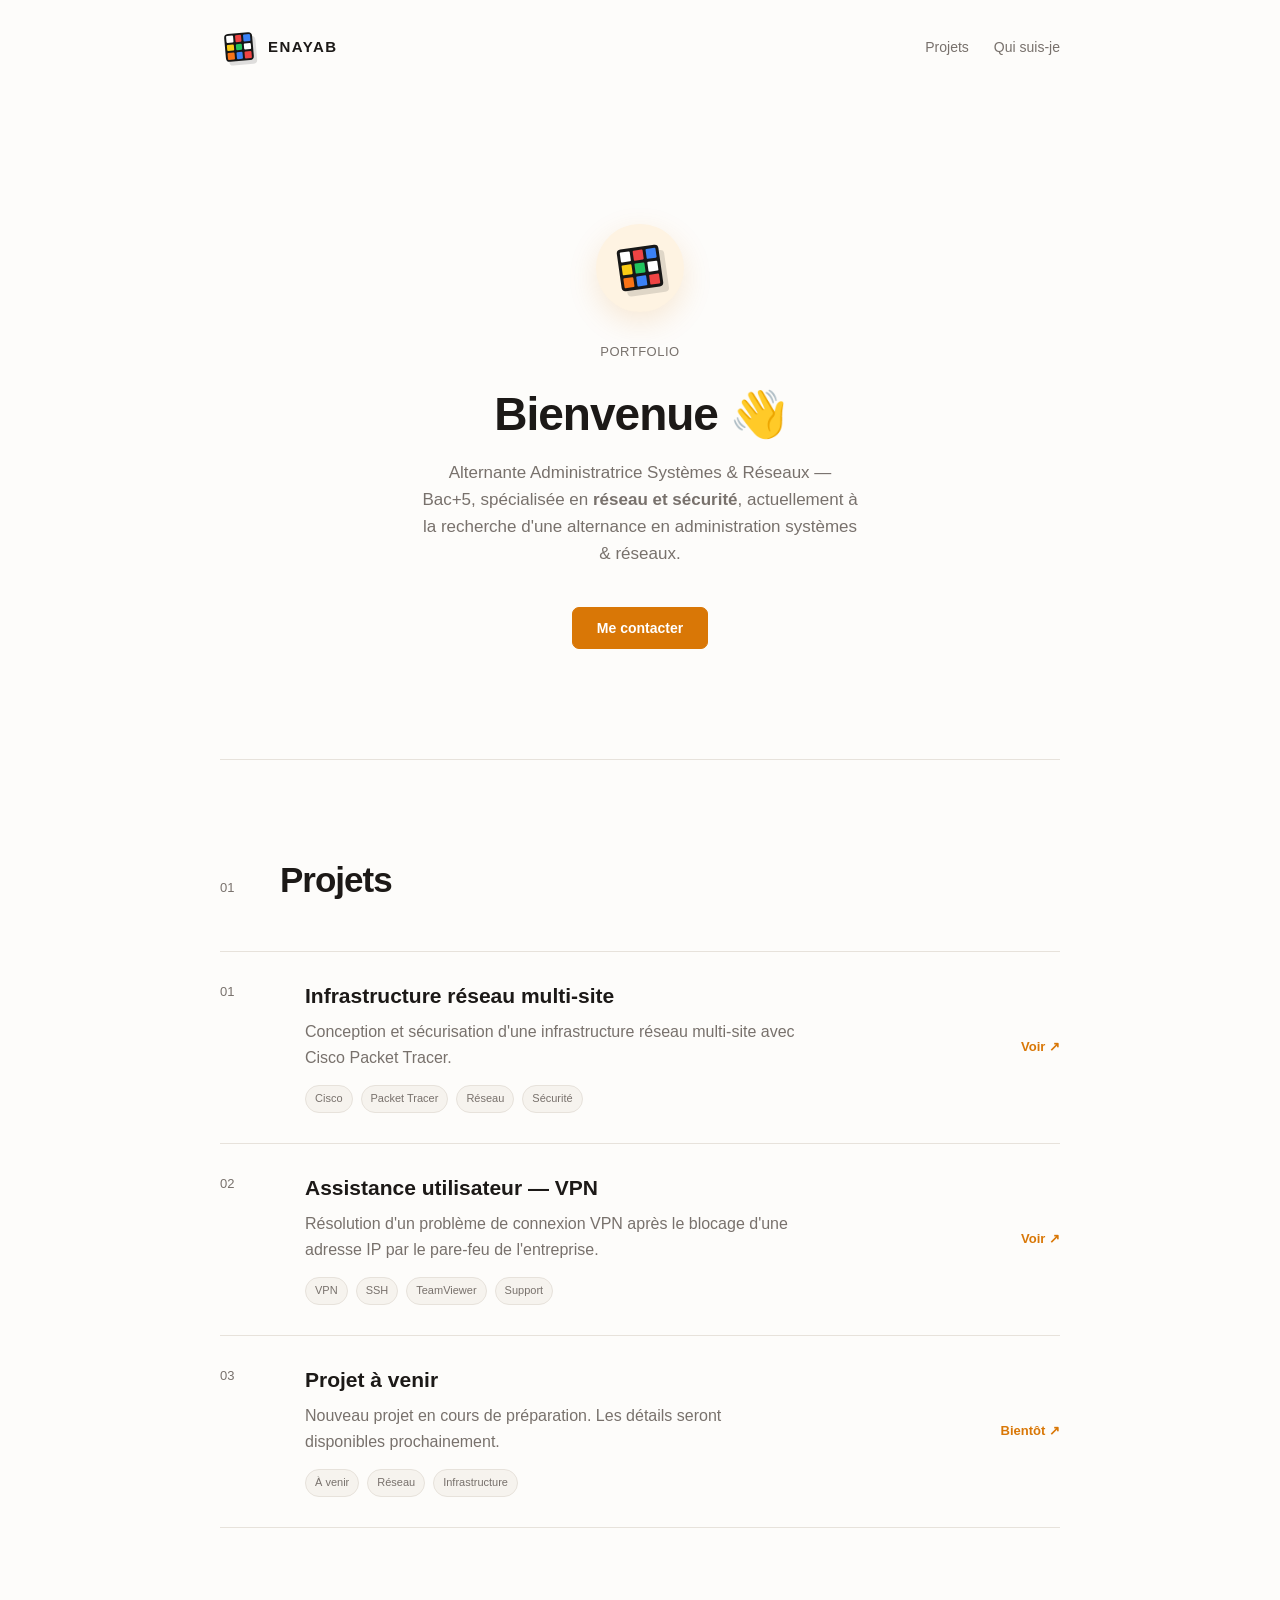
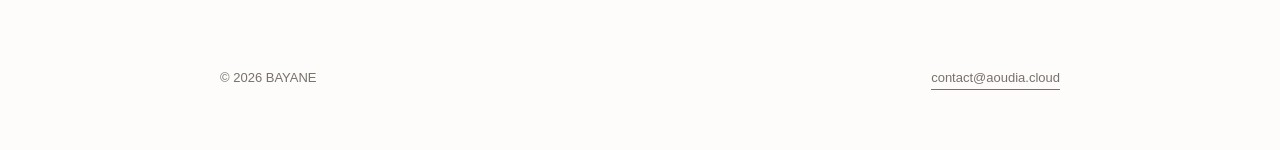
<file: index.html>
<!DOCTYPE html>
<html lang="fr">

<head>
    <meta charset="UTF-8">
    <meta name="viewport" content="width=device-width, initial-scale=1.0">

    <title>BAY — Portfolio</title>

    <meta
        name="description"
        content="Portfolio de BAYANE — Étudiante en informatique spécialisée en réseau, sécurité et infrastructure."
    >

    <link rel="stylesheet" href="style.css">
</head>


<body id="top">


    <!-- =====================================================
         NAVBAR
    ====================================================== -->

    <header class="navbar">

        <a
            href="index.html"
            class="logo-mark"
            aria-label="Accueil"
        >

            <span class="logo-icon">

                <span class="rubiks-cube">

                    <span></span>
                    <span></span>
                    <span></span>

                    <span></span>
                    <span></span>
                    <span></span>

                    <span></span>
                    <span></span>
                    <span></span>

                </span>

            </span>

            <span class="logo-name">
                ENAYAB
            </span>

        </a>


        <nav>

            <a href="#projects">
                Projets
            </a>

            <a href="about.html">
                Qui suis-je
            </a>

        </nav>

    </header>



    <main>


        <!-- =================================================
             HERO
        ================================================== -->

        <section class="hero">

            <div class="hero-avatar">

                <span class="rubiks-cube hero-cube">

                    <span></span>
                    <span></span>
                    <span></span>

                    <span></span>
                    <span></span>
                    <span></span>

                    <span></span>
                    <span></span>
                    <span></span>

                </span>

            </div>


            <p class="eyebrow">
                Portfolio
            </p>


            <h1>
                Bienvenue 👋
            </h1>


            <p class="intro">
                Alternante Administratrice Systèmes & Réseaux — Bac+5, spécialisée en
                <strong>réseau et sécurité</strong>,
                actuellement à la recherche d'une alternance
                en administration systèmes & réseaux.
            </p>


            <!-- CONTACT -->

            <div class="contact-widget">

                <button
                    type="button"
                    id="contactBtn"
                    class="contact-trigger"
                >
                    Me contacter
                </button>


                <div
                    class="contact-card"
                    id="contactCard"
                >

                    <div class="contact-card-bar">

                        <span class="terminal-dot red"></span>
                        <span class="terminal-dot yellow"></span>
                        <span class="terminal-dot green"></span>

                        <span class="contact-card-title">
                            contact.txt
                        </span>

                    </div>


                    <div class="contact-card-body">

                        <span id="contactEmail">
                            bayane_ao@proton.me
                        </span>


                        <button
                            type="button"
                            id="copyBtn"
                            class="copy-btn"
                        >
                            Copier
                        </button>

                    </div>

                </div>

            </div>

        </section>



        <!-- =================================================
             PROJETS
        ================================================== -->

        <section
            id="projects"
            class="section"
        >

            <div class="section-header">

                <p class="section-number">
                    01
                </p>

                <h2>
                    Projets
                </h2>

            </div>


            <div class="project-list">


                <!-- PROJET 01 -->

                <article class="project">

                    <div class="project-number">
                        01
                    </div>


                    <div class="project-content">

                        <h3>
                            Infrastructure réseau multi-site
                        </h3>

                        <p>
                            Conception et sécurisation d'une infrastructure
                            réseau multi-site avec Cisco Packet Tracer.
                        </p>


                        <div class="tags">

                            <span>Cisco</span>
                            <span>Packet Tracer</span>
                            <span>Réseau</span>
                            <span>Sécurité</span>

                        </div>

                    </div>


                    <a
                        href="project-network.html"
                        class="project-link"
                    >
                        Voir ↗
                    </a>

                </article>



                <!-- PROJET 02 -->

                <article class="project">

                    <div class="project-number">
                        02
                    </div>


                    <div class="project-content">

                        <h3>
                            Assistance utilisateur — VPN
                        </h3>

                        <p>
                            Résolution d'un problème de connexion VPN
                            après le blocage d'une adresse IP par le
                            pare-feu de l'entreprise.
                        </p>


                        <div class="tags">

                            <span>VPN</span>
                            <span>SSH</span>
                            <span>TeamViewer</span>
                            <span>Support</span>

                        </div>

                    </div>


                    <a
                        href="project-vpn.html"
                        class="project-link"
                    >
                        Voir ↗
                    </a>

                </article>



                <!-- PROJET 03 -->

                <article class="project">

                    <div class="project-number">
                        03
                    </div>


                    <div class="project-content">

                        <h3>
                            Projet à venir
                        </h3>


                        <p>
                            Nouveau projet en cours de préparation.
                            Les détails seront disponibles prochainement.
                        </p>


                        <div class="tags">

                            <span>À venir</span>
                            <span>Réseau</span>
                            <span>Infrastructure</span>

                        </div>

                    </div>


                    <span class="project-link">
                        Bientôt ↗
                    </span>

                </article>


            </div>

        </section>

    </main>



    <!-- =====================================================
         FOOTER
    ====================================================== -->

    <footer>

        <p>
            © 2026 BAYANE
        </p>


        <a href="mailto:contact@aoudia.cloud">
            contact@aoudia.cloud
        </a>

    </footer>



    <!-- =====================================================
         CONTACT SCRIPT
    ====================================================== -->

    <script>

        (function () {

            const btn =
                document.getElementById("contactBtn");

            const card =
                document.getElementById("contactCard");

            const copyBtn =
                document.getElementById("copyBtn");

            const email =
                document
                    .getElementById("contactEmail")
                    .textContent
                    .trim();


            /* Ouvrir / fermer */

            btn.addEventListener("click", function (event) {

                event.stopPropagation();

                card.classList.toggle("open");

            });


            /* Copier */

            copyBtn.addEventListener("click", function () {

                navigator.clipboard
                    .writeText(email)
                    .then(function () {

                        copyBtn.textContent = "Copié ✓";

                        setTimeout(function () {

                            copyBtn.textContent = "Copier";

                        }, 2000);

                    })
                    .catch(function () {

                        copyBtn.textContent = "Erreur";

                        setTimeout(function () {

                            copyBtn.textContent = "Copier";

                        }, 2000);

                    });

            });


            /* Fermer en cliquant ailleurs */

            document.addEventListener("click", function (event) {

                if (
                    !card.contains(event.target) &&
                    !btn.contains(event.target)
                ) {

                    card.classList.remove("open");

                }

            });

        })();

    </script>

</body>

</html>
</file>
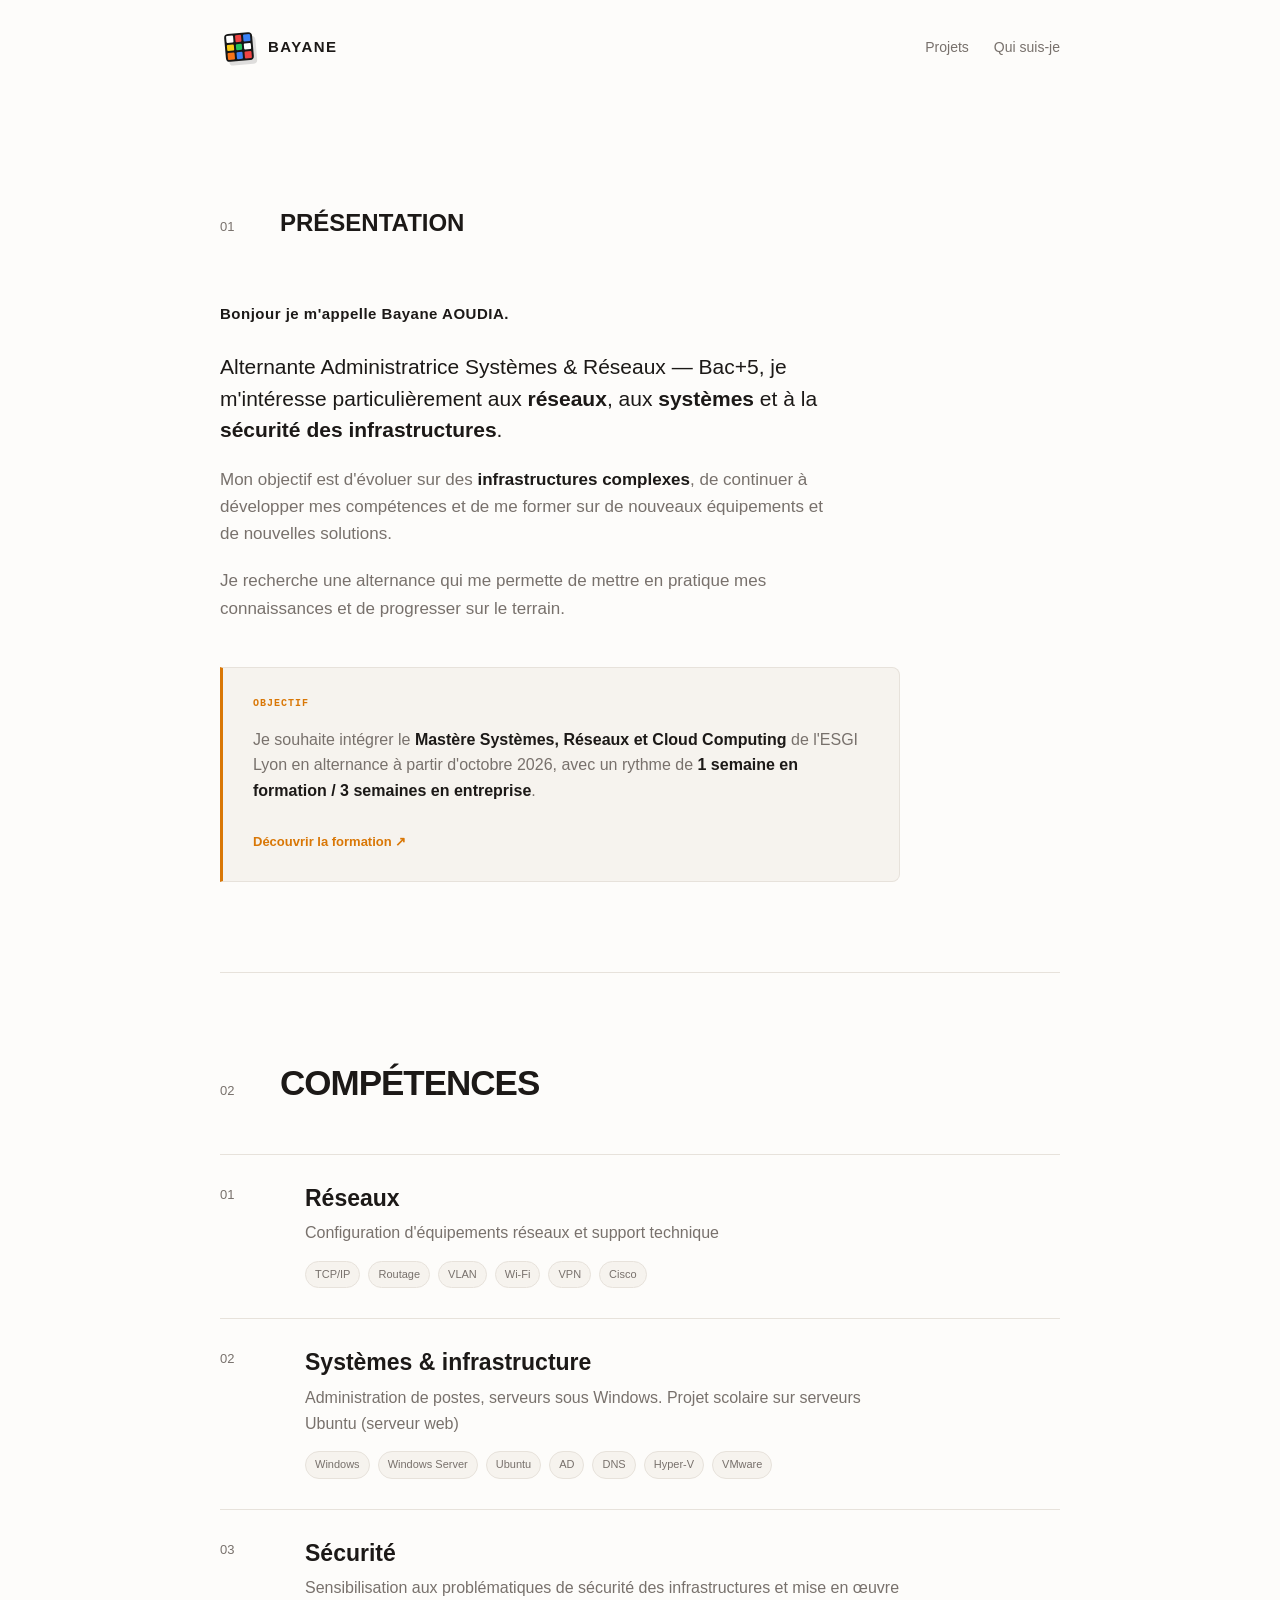
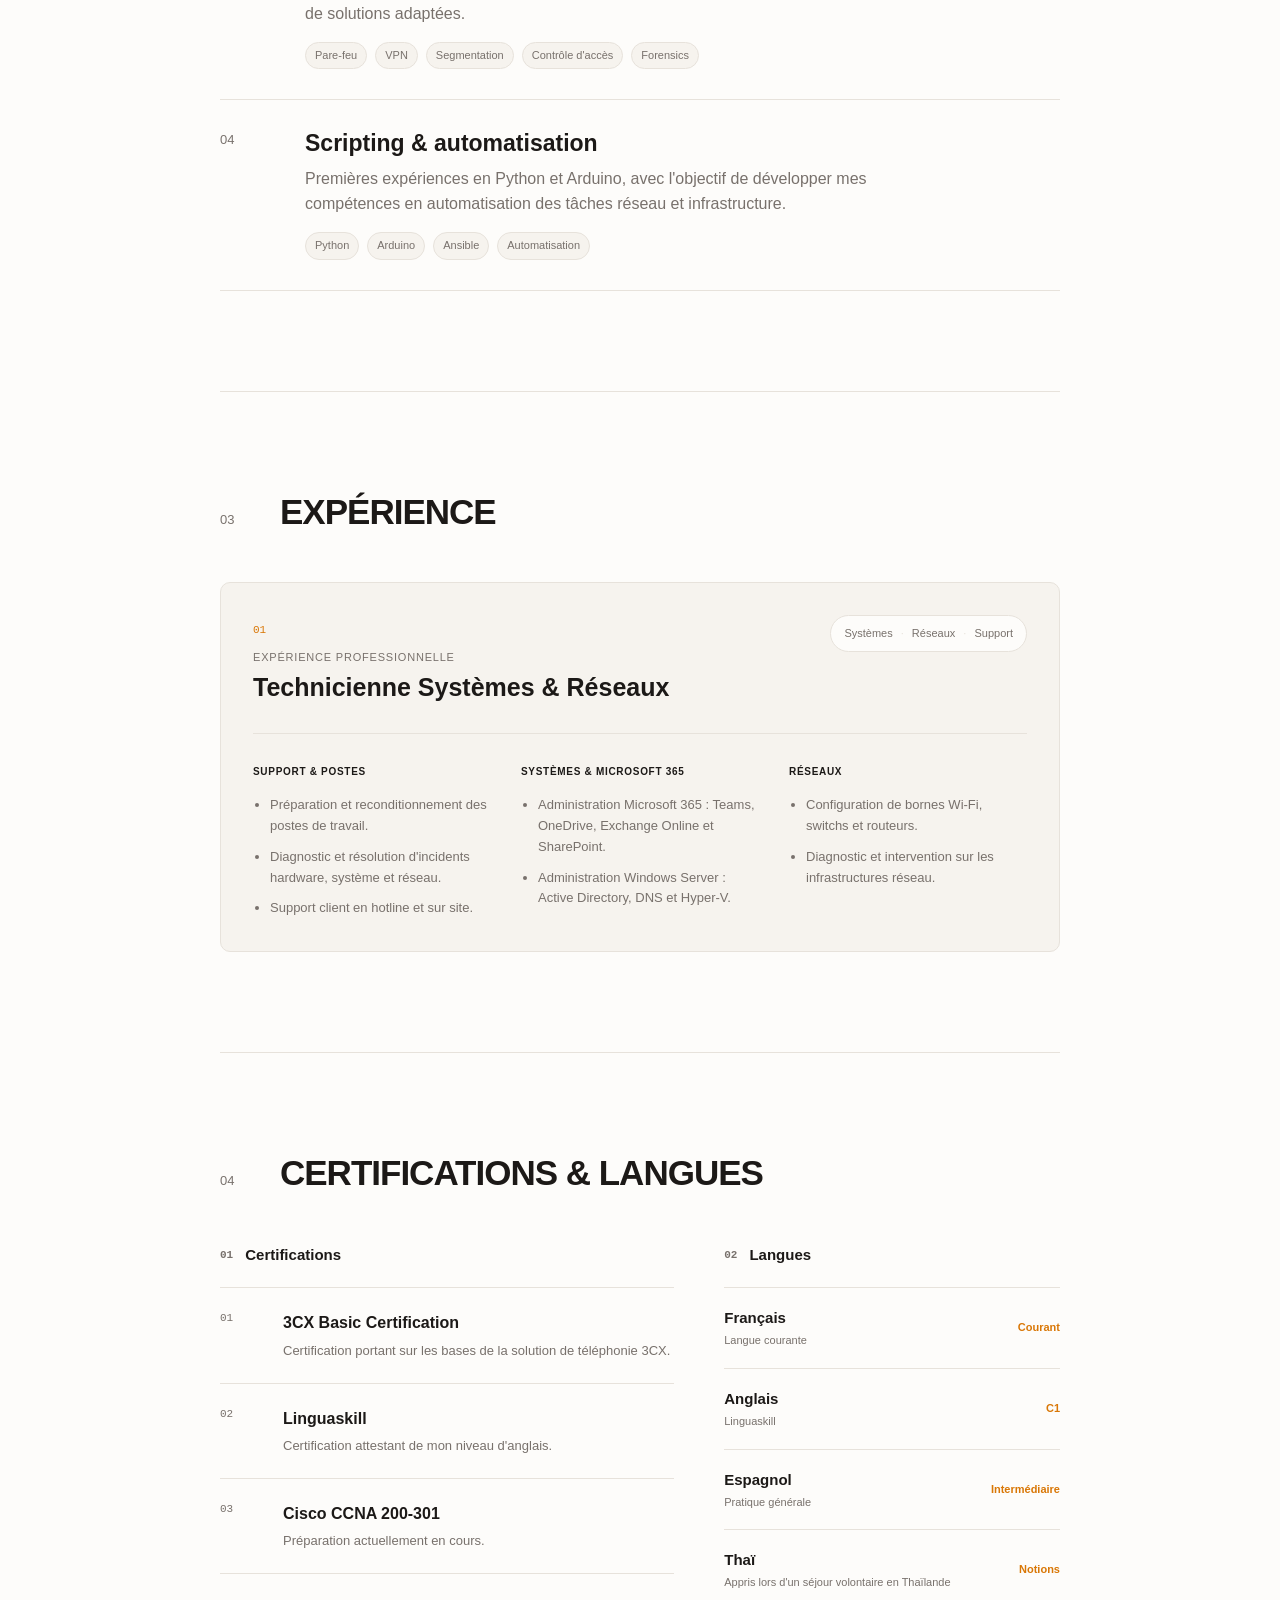
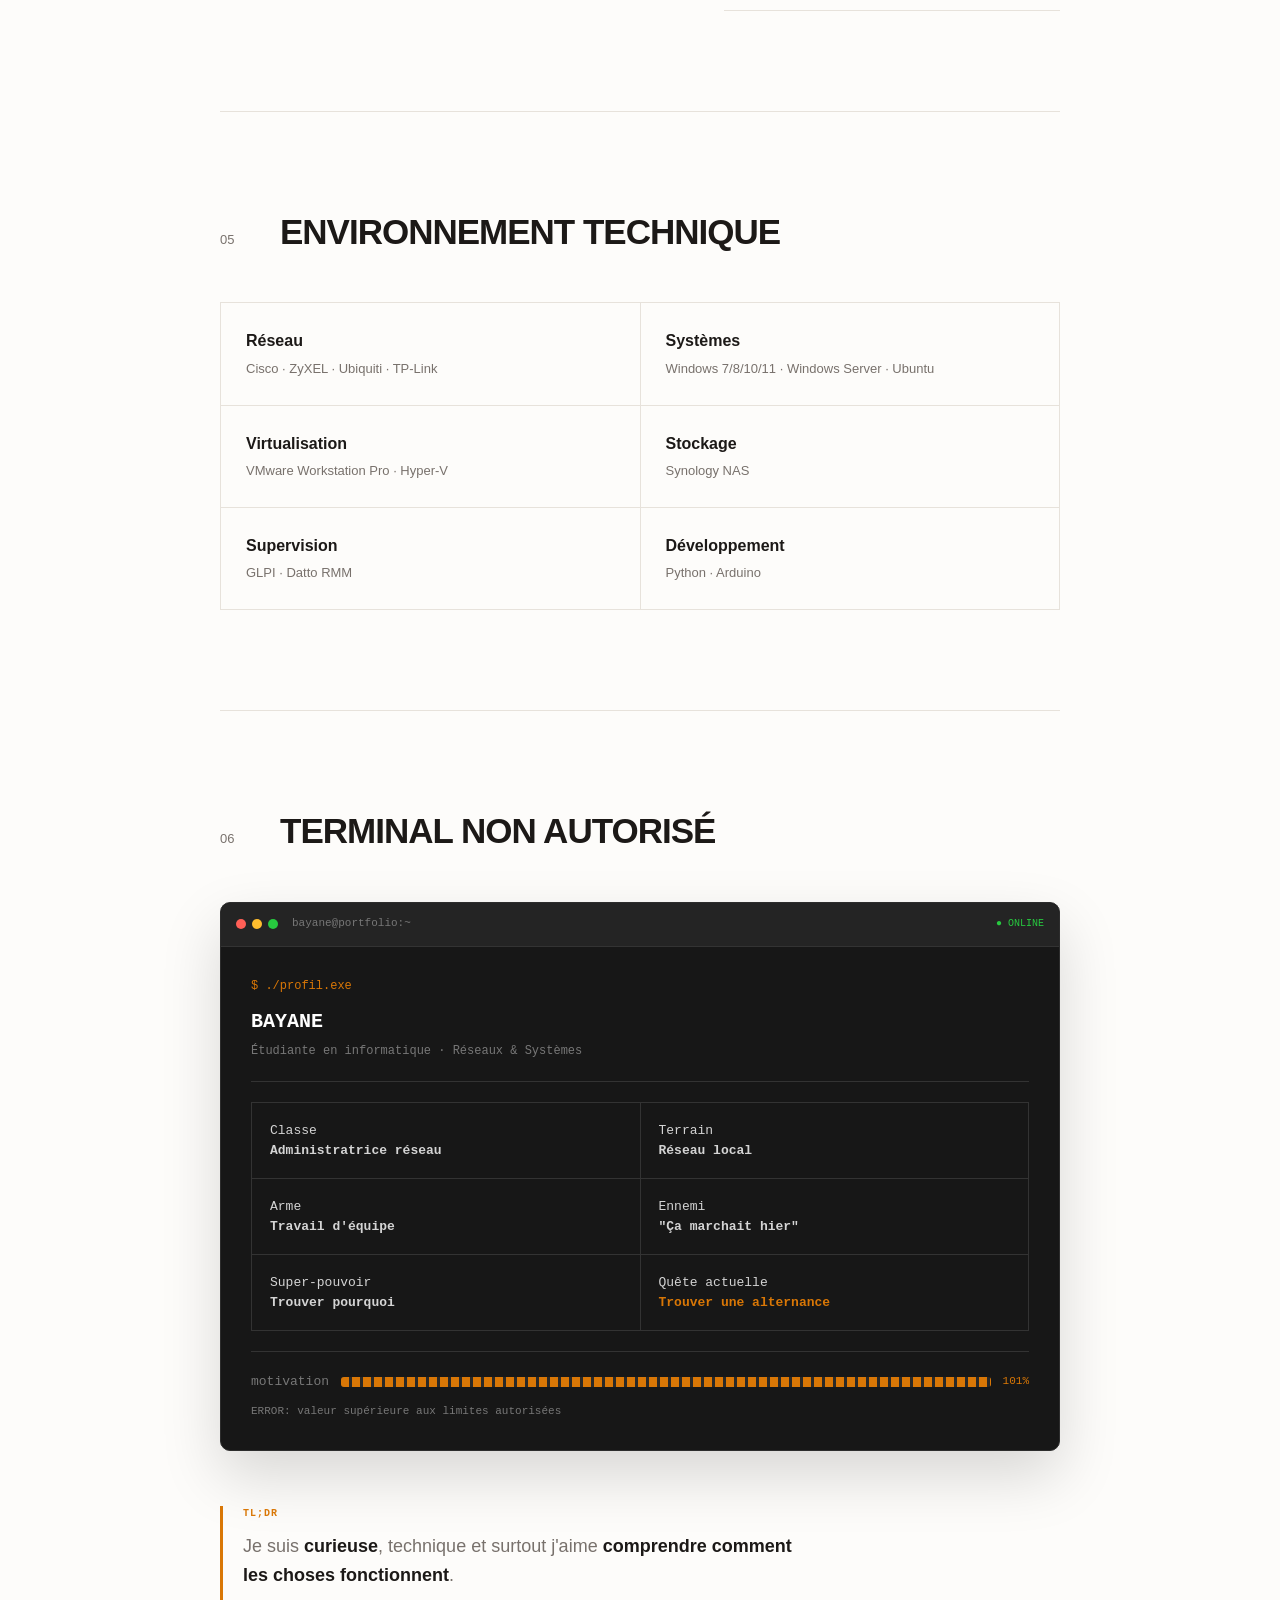
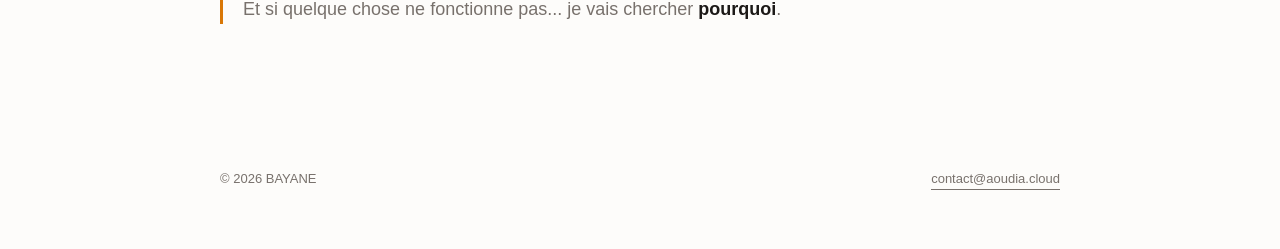
<file: about.html>
<!DOCTYPE html>
<html lang="fr">

<head>

    <meta charset="UTF-8">

    <meta
        name="viewport"
        content="width=device-width, initial-scale=1.0"
    >

    <title>Qui suis-je — BAYANE</title>

    <meta
        name="description"
        content="Présentation de BAYANE, étudiante en informatique spécialisée en réseau, systèmes, infrastructure et sécurité."
    >

    <link rel="stylesheet" href="style.css">

</head>


<body>


    <!-- =====================================================
         NAVBAR
    ====================================================== -->

    <header class="navbar">

        <a
            href="index.html"
            class="logo-mark"
            aria-label="Accueil"
        >

            <span class="logo-icon">

                <span class="rubiks-cube">

                    <span></span>
                    <span></span>
                    <span></span>

                    <span></span>
                    <span></span>
                    <span></span>

                    <span></span>
                    <span></span>
                    <span></span>

                </span>

            </span>

            <span class="logo-name">
                BAYANE
            </span>

        </a>


        <nav>

            <a href="index.html#projects">
                Projets
            </a>

            <a href="about.html">
                Qui suis-je
            </a>

        </nav>

    </header>



    <main>


        <!-- =================================================
             01 — PRÉSENTATION
        ================================================== -->

        <section class="about-page">

            <div class="section-header">

                <p class="section-number">
                    01
                </p>

                <h2>
                    PRÉSENTATION
                </h2>

            </div>


            <div class="about-intro">

                <p class="about-small-name">
                    Bonjour je m'appelle Bayane AOUDIA.
                </p>


                <p class="about-lead">
                    Alternante Administratrice Systèmes & Réseaux — Bac+5, je m'intéresse
                    particulièrement aux <strong>réseaux</strong>,
                    aux <strong>systèmes</strong> et à la
                    <strong>sécurité des infrastructures</strong>.
                </p>


                <p>
                    Mon objectif est d'évoluer sur des
                    <strong>infrastructures complexes</strong>,
                    de continuer à développer mes compétences
                    et de me former sur de nouveaux équipements
                    et de nouvelles solutions.
                </p>


                <p>
                    Je recherche une alternance qui me permette
                    de mettre en pratique mes connaissances et
                    de progresser sur le terrain.
                </p>


                <div class="about-goal">

                    <span class="about-goal-label">
                        OBJECTIF
                    </span>

                    <p>
                        Je souhaite intégrer le
                        <strong>Mastère Systèmes, Réseaux et Cloud Computing</strong> de l'ESGI Lyon
                        en alternance à partir d'octobre 2026,
                        avec un rythme de
                        <strong>1 semaine en formation /
                        3 semaines en entreprise</strong>.
                    </p>


                    <a
                        href="https://www.esgi.fr/programmes/systeme-reseau-cloud-computing.html"
                        class="master-link"
                        target="_blank"
                        rel="noopener noreferrer"
                    >
                        Découvrir la formation ↗
                    </a>

                </div>

            </div>

        </section>



        <!-- =================================================
             02 — COMPÉTENCES
        ================================================== -->

        <section class="section about-skills">

            <div class="section-header">

                <p class="section-number">
                    02
                </p>

                <h2>
                    COMPÉTENCES
                </h2>

            </div>


            <div class="about-skills-grid">


                <!-- RÉSEAUX -->

                <article class="skill-card">

                    <span class="skill-number">
                        01
                    </span>


                    <div>

                        <h3>
                            Réseaux
                        </h3>

                        <p>
                            Configuration d'équipements réseaux et support technique
                        </p>


                        <div class="tags">

                            <span>TCP/IP</span>
                            <span>Routage</span>
                            <span>VLAN</span>
                            <span>Wi-Fi</span>
                            <span>VPN</span>
                            <span>Cisco</span>

                        </div>

                    </div>

                </article>



                <!-- SYSTÈMES -->

                <article class="skill-card">

                    <span class="skill-number">
                        02
                    </span>


                    <div>

                        <h3>
                            Systèmes & infrastructure
                        </h3>

                        <p>
                            Administration de postes, serveurs sous
                            Windows. Projet scolaire sur serveurs Ubuntu (serveur web)
                        </p>


                        <div class="tags">

                            <span>Windows</span>
                            <span>Windows Server</span>
                            <span>Ubuntu</span>
                            <span>AD</span>
                            <span>DNS</span>
                            <span>Hyper-V</span>
                            <span>VMware</span>

                        </div>

                    </div>

                </article>



                <!-- SÉCURITÉ -->

                <article class="skill-card">

                    <span class="skill-number">
                        03
                    </span>


                    <div>

                        <h3>
                            Sécurité
                        </h3>

                        <p>
                            Sensibilisation aux problématiques
                            de sécurité des infrastructures et
                            mise en œuvre de solutions adaptées.
                        </p>


                        <div class="tags">

                            <span>Pare-feu</span>
                            <span>VPN</span>
                            <span>Segmentation</span>
                            <span>Contrôle d'accès</span>
                            <span>Forensics</span>

                        </div>

                    </div>

                </article>



                <!-- AUTOMATISATION -->

                <article class="skill-card">

                    <span class="skill-number">
                        04
                    </span>


                    <div>

                        <h3>
                            Scripting & automatisation
                        </h3>

                        <p>
                            Premières expériences en Python et
                            Arduino, avec l'objectif de développer
                            mes compétences en automatisation
                            des tâches réseau et infrastructure.
                        </p>


                        <div class="tags">

                            <span>Python</span>
                            <span>Arduino</span>
                            <span>Ansible</span>
                            <span>Automatisation</span>

                        </div>

                    </div>

                </article>

            </div>

        </section>



        <!-- =================================================
             03 — EXPÉRIENCE
        ================================================== -->

        <section class="section experience-section">

            <div class="section-header">

                <p class="section-number">
                    03
                </p>

                <h2>
                    EXPÉRIENCE
                </h2>

            </div>


            <article class="experience-card">

                <div class="experience-top">

                    <div>

                        <span class="experience-index">
                            01
                        </span>

                        <p class="experience-label">
                            Expérience professionnelle
                        </p>

                        <h3>
                            Technicienne Systèmes & Réseaux
                        </h3>

                    </div>


                    <div class="experience-domain">
                        Systèmes
                        <span>·</span>
                        Réseaux
                        <span>·</span>
                        Support
                    </div>

                </div>


                <div class="experience-divider"></div>


                <div class="experience-grid">

                    <div class="experience-column">

                        <span class="experience-column-title">
                            SUPPORT & POSTES
                        </span>

                        <ul>

                            <li>
                                Préparation et reconditionnement
                                des postes de travail.
                            </li>

                            <li>
                                Diagnostic et résolution d'incidents
                                hardware, système et réseau.
                            </li>

                            <li>
                                Support client en hotline et sur site.
                            </li>

                        </ul>

                    </div>


                    <div class="experience-column">

                        <span class="experience-column-title">
                            SYSTÈMES & MICROSOFT 365
                        </span>

                        <ul>

                            <li>
                                Administration Microsoft 365 :
                                Teams, OneDrive, Exchange Online
                                et SharePoint.
                            </li>

                            <li>
                                Administration Windows Server :
                                Active Directory, DNS et Hyper-V.
                            </li>

                        </ul>

                    </div>


                    <div class="experience-column">

                        <span class="experience-column-title">
                            RÉSEAUX
                        </span>

                        <ul>

                            <li>
                                Configuration de bornes Wi-Fi,
                                switchs et routeurs.
                            </li>

                            <li>
                                Diagnostic et intervention
                                sur les infrastructures réseau.
                            </li>

                        </ul>

                    </div>

                </div>

            </article>

        </section>



        <!-- =================================================
             04 — CERTIFICATIONS & LANGUES
        ================================================== -->

        <section class="section certifications-section">

            <div class="section-header">

                <p class="section-number">
                    04
                </p>

                <h2>
                    CERTIFICATIONS & LANGUES
                </h2>

            </div>


            <div class="certification-layout">


                <!-- CERTIFICATIONS -->

                <div class="certifications-block">

                    <div class="subsection-title">
                        <span>01</span>
                        Certifications
                    </div>


                    <div class="certification-list">


                        <article class="certification-card">

                            <span class="certification-number">
                                01
                            </span>

                            <div>

                                <h3>
                                    3CX Basic Certification
                                </h3>

                                <p>
                                    Certification portant sur les bases
                                    de la solution de téléphonie 3CX.
                                </p>

                            </div>

                        </article>



                        <article class="certification-card">

                            <span class="certification-number">
                                02
                            </span>

                            <div>

                                <h3>
                                    Linguaskill
                                </h3>

                                <p>
                                    Certification attestant de mon niveau
                                    d'anglais.
                                </p>

                            </div>

                        </article>



                        <article class="certification-card">

                            <span class="certification-number">
                                03
                            </span>

                            <div>

                                <h3>
                                    Cisco CCNA 200-301
                                </h3>

                                <p>
                                    Préparation actuellement en cours.
                                </p>

                            </div>

                        </article>

                    </div>

                </div>



                <!-- LANGUES -->

                <div class="languages-block">

                    <div class="subsection-title">
                        <span>02</span>
                        Langues
                    </div>


                    <div class="languages">


                        <div class="language-item">

                            <div>
                                <strong>
                                    Français
                                </strong>

                                <span>
                                    Langue courante
                                </span>
                            </div>

                            <b>
                                Courant
                            </b>

                        </div>


                        <div class="language-item">

                            <div>
                                <strong>
                                    Anglais
                                </strong>

                                <span>
                                    Linguaskill
                                </span>
                            </div>

                            <b>
                                C1
                            </b>

                        </div>


                        <div class="language-item">

                            <div>
                                <strong>
                                    Espagnol
                                </strong>

                                <span>
                                    Pratique générale
                                </span>
                            </div>

                            <b>
                                Intermédiaire
                            </b>

                        </div>


                        <div class="language-item">

                            <div>
                                <strong>
                                    Thaï
                                </strong>

                                <span>
                                    Appris lors d'un séjour
                                    volontaire en Thaïlande
                                </span>
                            </div>

                            <b>
                                Notions
                            </b>

                        </div>

                    </div>

                </div>

            </div>

        </section>



        <!-- =================================================
             05 — ENVIRONNEMENT TECHNIQUE
        ================================================== -->

        <section class="section environments-section">

            <div class="section-header">

                <p class="section-number">
                    05
                </p>

                <h2>
                    ENVIRONNEMENT TECHNIQUE
                </h2>

            </div>


            <div class="technology-grid">


                <div class="technology">

                    <strong>
                        Réseau
                    </strong>

                    <span>
                        Cisco · ZyXEL · Ubiquiti · TP-Link
                    </span>

                </div>


                <div class="technology">

                    <strong>
                        Systèmes
                    </strong>

                    <span>
                        Windows 7/8/10/11 · Windows Server · Ubuntu
                    </span>

                </div>


                <div class="technology">

                    <strong>
                        Virtualisation
                    </strong>

                    <span>
                        VMware Workstation Pro · Hyper-V
                    </span>

                </div>


                <div class="technology">

                    <strong>
                        Stockage
                    </strong>

                    <span>
                        Synology NAS
                    </span>

                </div>


                <div class="technology">

                    <strong>
                        Supervision
                    </strong>

                    <span>
                        GLPI · Datto RMM
                    </span>

                </div>


                <div class="technology">

                    <strong>
                        Développement
                    </strong>

                    <span>
                        Python · Arduino
                    </span>

                </div>

            </div>

        </section>



        <!-- =================================================
             06 — TERMINAL NON AUTORISÉ
        ================================================== -->

        <section class="section real-me">

            <div class="section-header">

                <p class="section-number">
                    06
                </p>

                <h2>
                    TERMINAL NON AUTORISÉ
                </h2>

            </div>


            <!-- TERMINAL -->

            <div class="profile-terminal">


                <!-- TERMINAL BAR -->

                <div class="profile-terminal-bar">

                    <div class="terminal-status">

                        <span class="terminal-dot red"></span>
                        <span class="terminal-dot yellow"></span>
                        <span class="terminal-dot green"></span>

                    </div>


                    <span class="profile-terminal-title">
                        bayane@portfolio:~
                    </span>


                    <span class="profile-terminal-online">
                        ● ONLINE
                    </span>

                </div>



                <!-- TERMINAL BODY -->

                <div class="profile-terminal-body">


                    <div class="terminal-command">
                        $ ./profil.exe
                    </div>


                    <div class="terminal-name">
                        BAYANE
                    </div>


                    <div class="terminal-subtitle">
                        Étudiante en informatique · Réseaux & Systèmes
                    </div>


                    <div class="terminal-separator"></div>



                    <!-- PROFILE GRID -->

                    <div class="profile-grid">


                        <div class="profile-cell">

                            <span class="profile-label">
                                Classe
                            </span>

                            <strong>
                                Administratrice réseau
                            </strong>

                        </div>


                        <div class="profile-cell">

                            <span class="profile-label">
                                Terrain
                            </span>

                            <strong>
                                Réseau local
                            </strong>

                        </div>


                        <div class="profile-cell">

                            <span class="profile-label">
                                Arme
                            </span>

                            <strong>
                                Travail d'équipe
                            </strong>

                        </div>


                        <div class="profile-cell">

                            <span class="profile-label">
                                Ennemi
                            </span>

                            <strong>
                                "Ça marchait hier"
                            </strong>

                        </div>


                        <div class="profile-cell">

                            <span class="profile-label">
                                Super-pouvoir
                            </span>

                            <strong>
                                Trouver pourquoi
                            </strong>

                        </div>


                        <div class="profile-cell">

                            <span class="profile-label">
                                Quête actuelle
                            </span>

                            <strong class="highlight">
                                Trouver une alternance
                            </strong>

                        </div>


                    </div>



                    <div class="terminal-separator"></div>



                    <!-- MOTIVATION -->

                    <div class="progress-row">

                        <span class="progress-label">
                            motivation
                        </span>


                        <div class="progress-bar">

                            <span></span>

                        </div>


                        <span class="progress-percent">
                            101%
                        </span>

                    </div>


                    <p class="terminal-error">
                        ERROR: valeur supérieure aux limites autorisées
                    </p>

                </div>

            </div>



            <!-- CONCLUSION -->

            <div class="about-conclusion">

                <span class="conclusion-label">
                    TL;DR
                </span>


                <p>
                    Je suis <strong>curieuse</strong>, technique et surtout
                    j'aime <strong>comprendre comment les choses
                    fonctionnent</strong>.
                </p>


                <p>
                    Et si quelque chose ne fonctionne pas...
                    je vais chercher <strong>pourquoi</strong>.
                </p>

            </div>

        </section>

    </main>



    <!-- =====================================================
         FOOTER
    ====================================================== -->

    <footer>

        <p>
            © 2026 BAYANE
        </p>


        <a href="mailto:contact@aoudia.cloud">
            contact@aoudia.cloud
        </a>

    </footer>


</body>

</html>
</file>
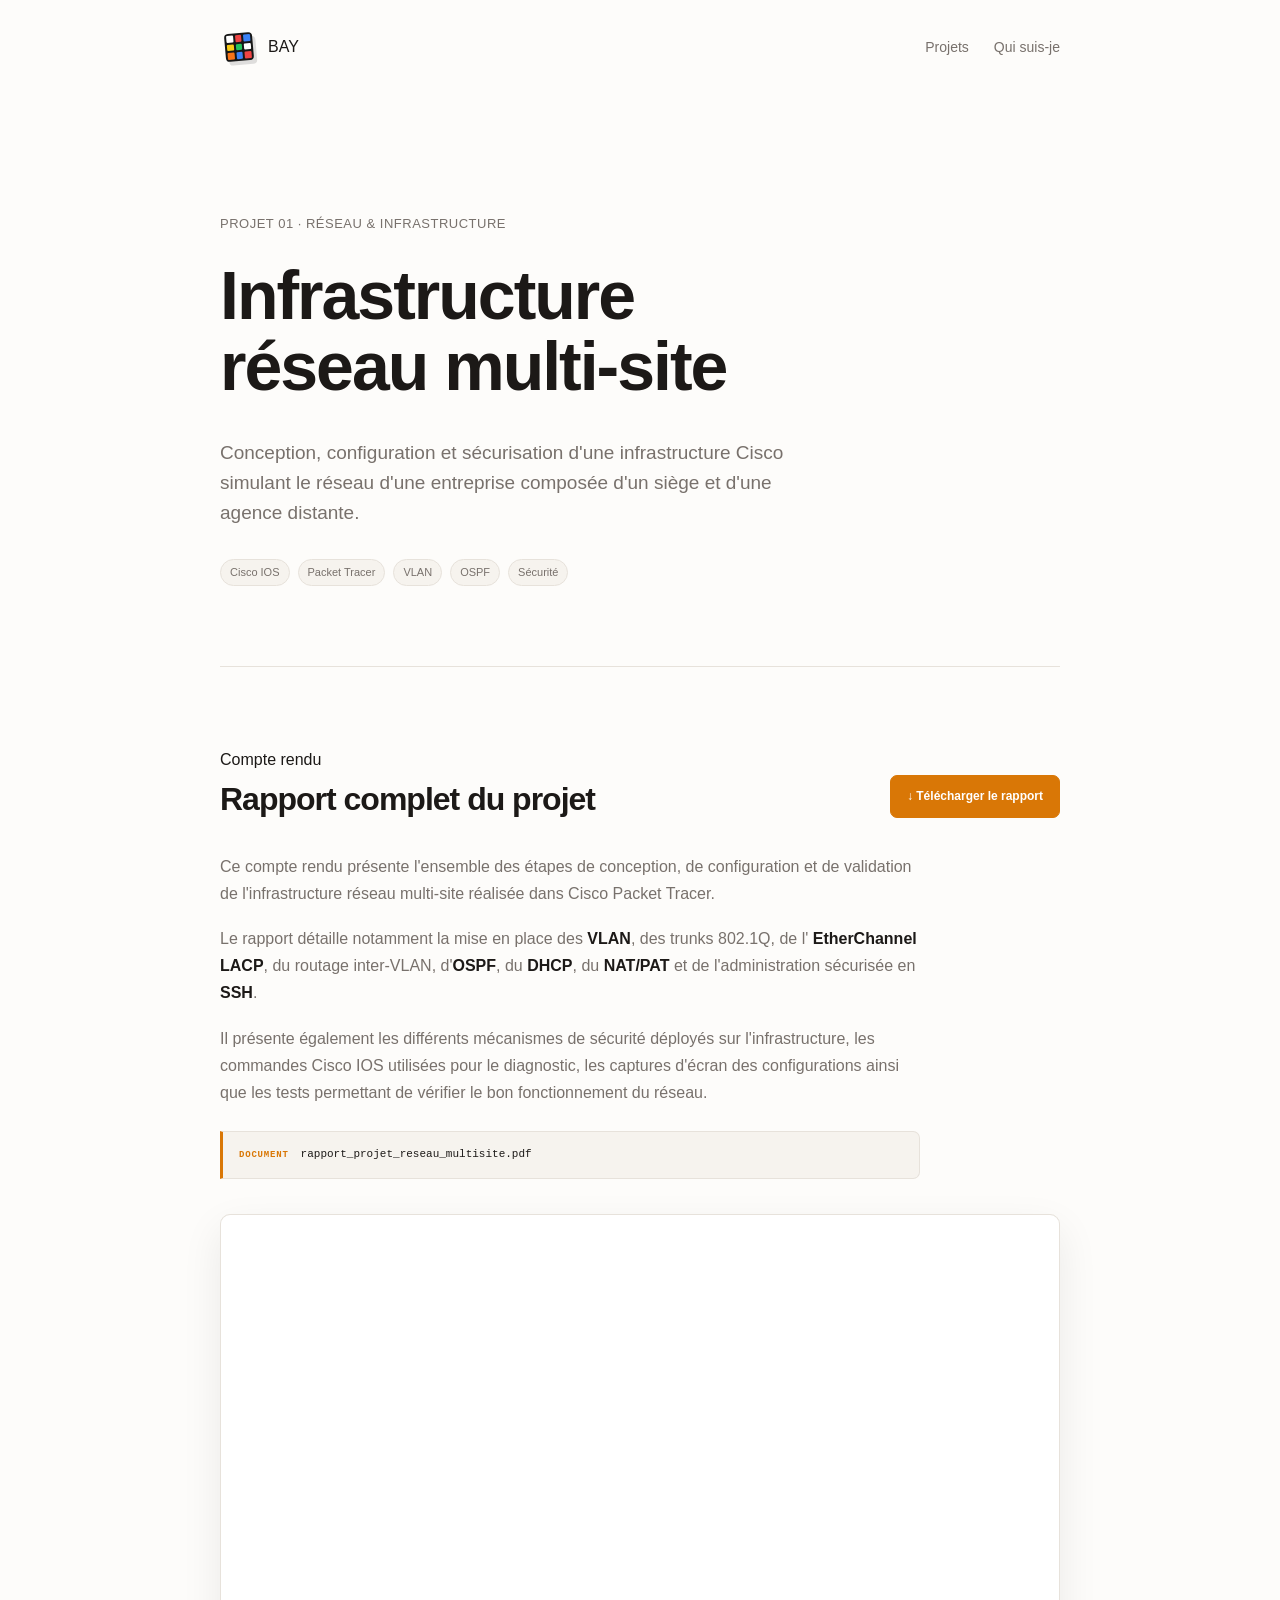
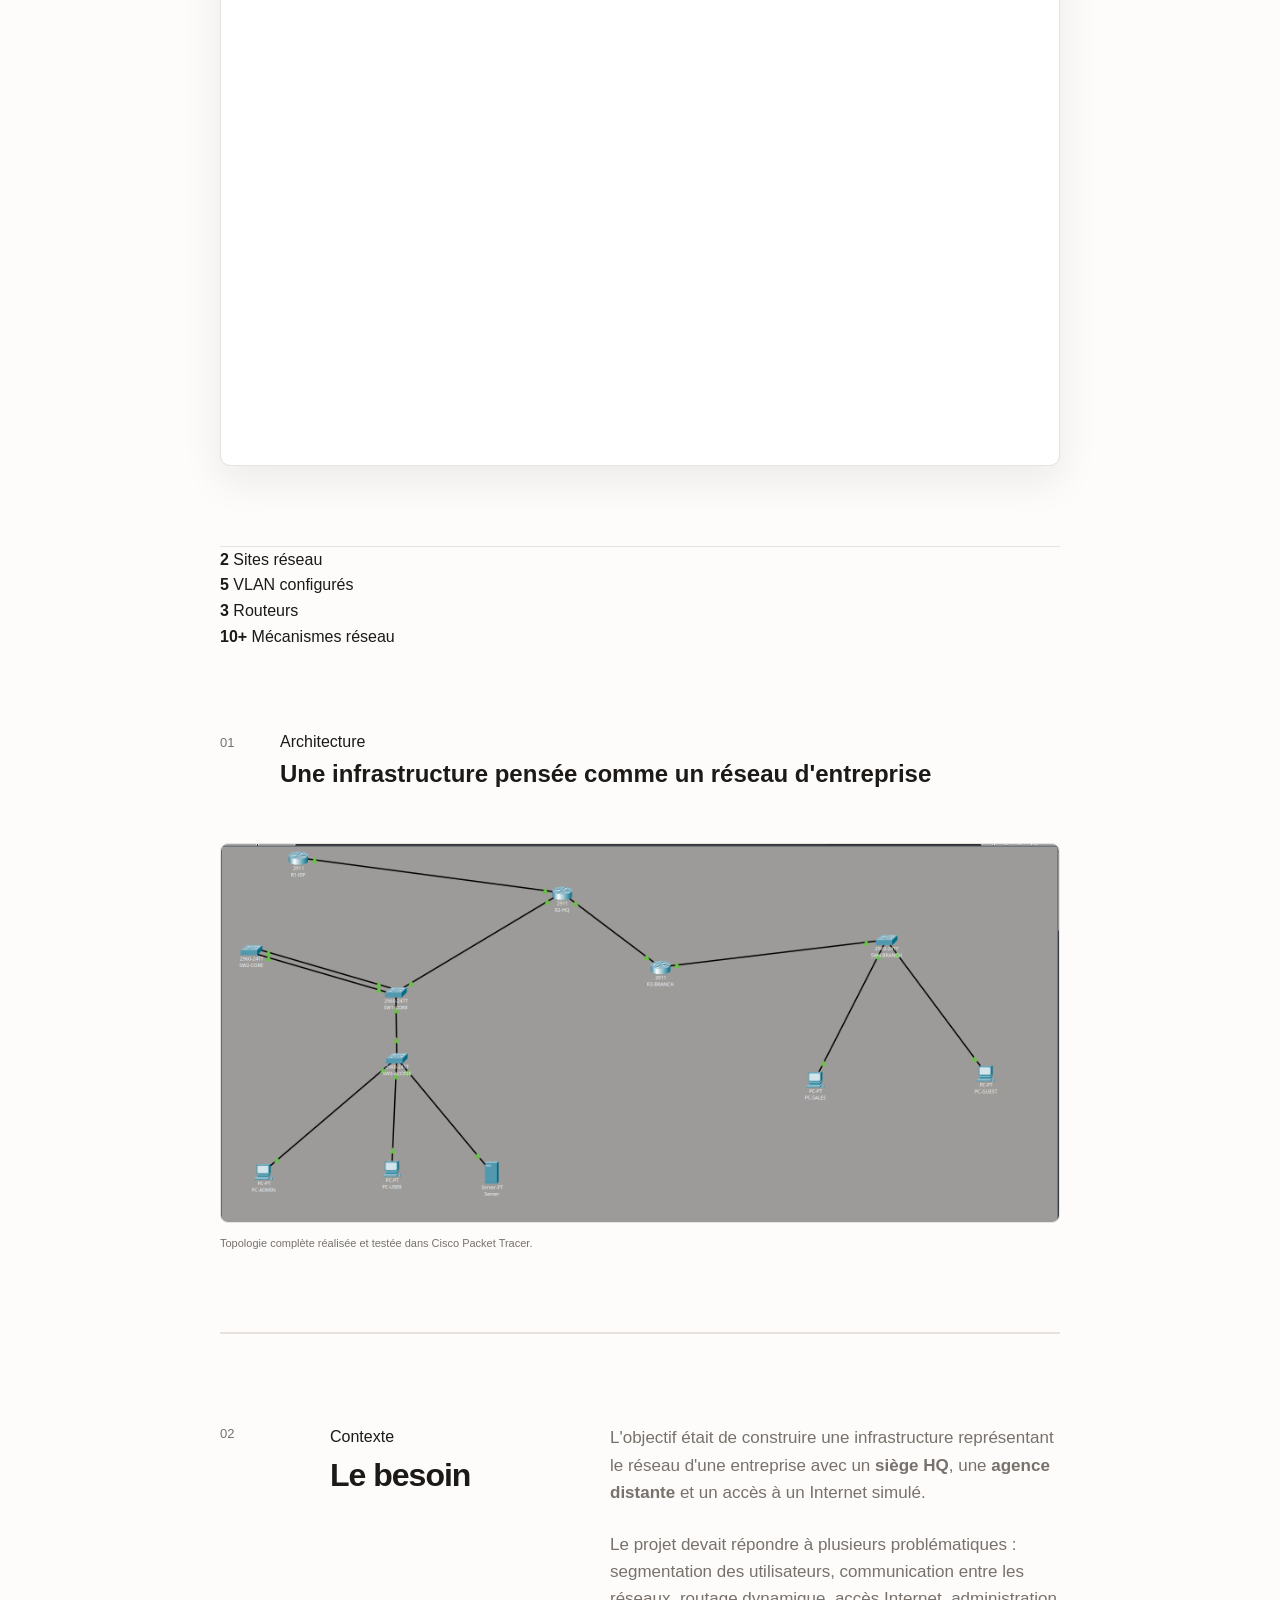
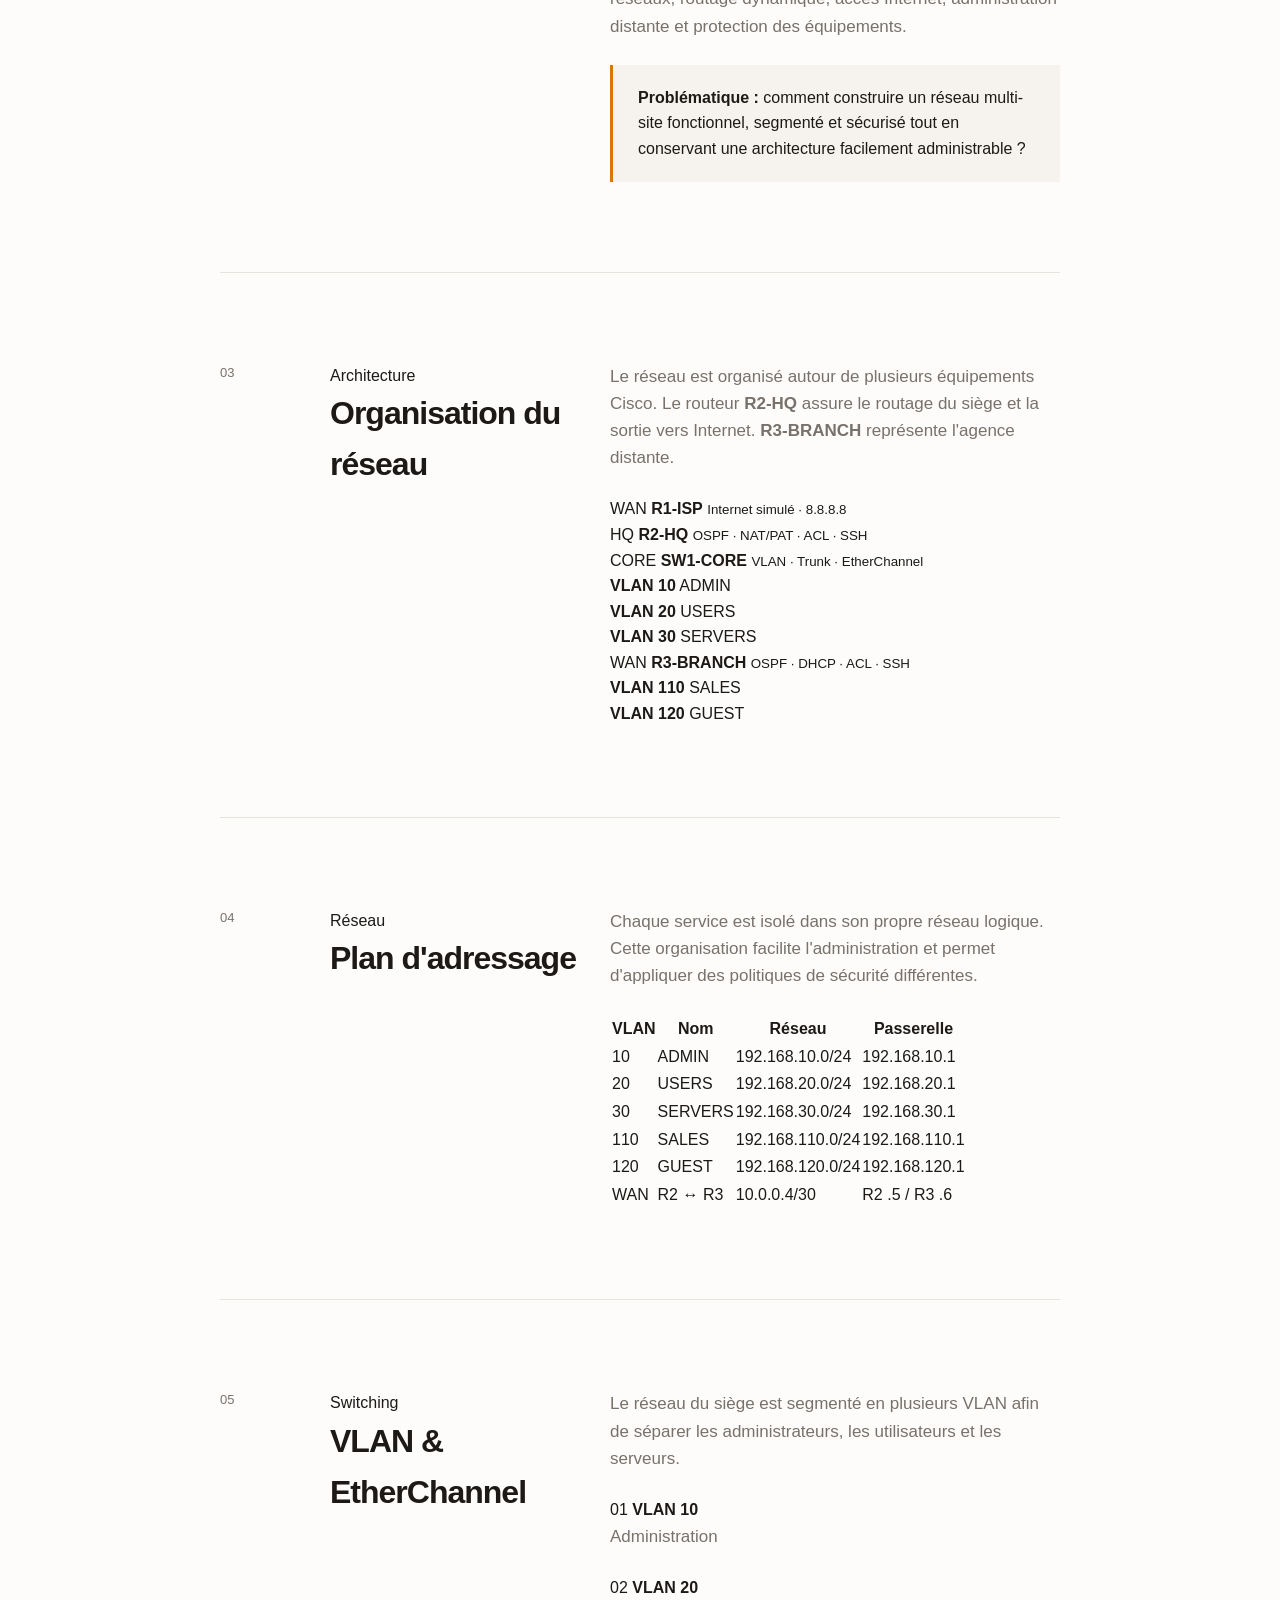
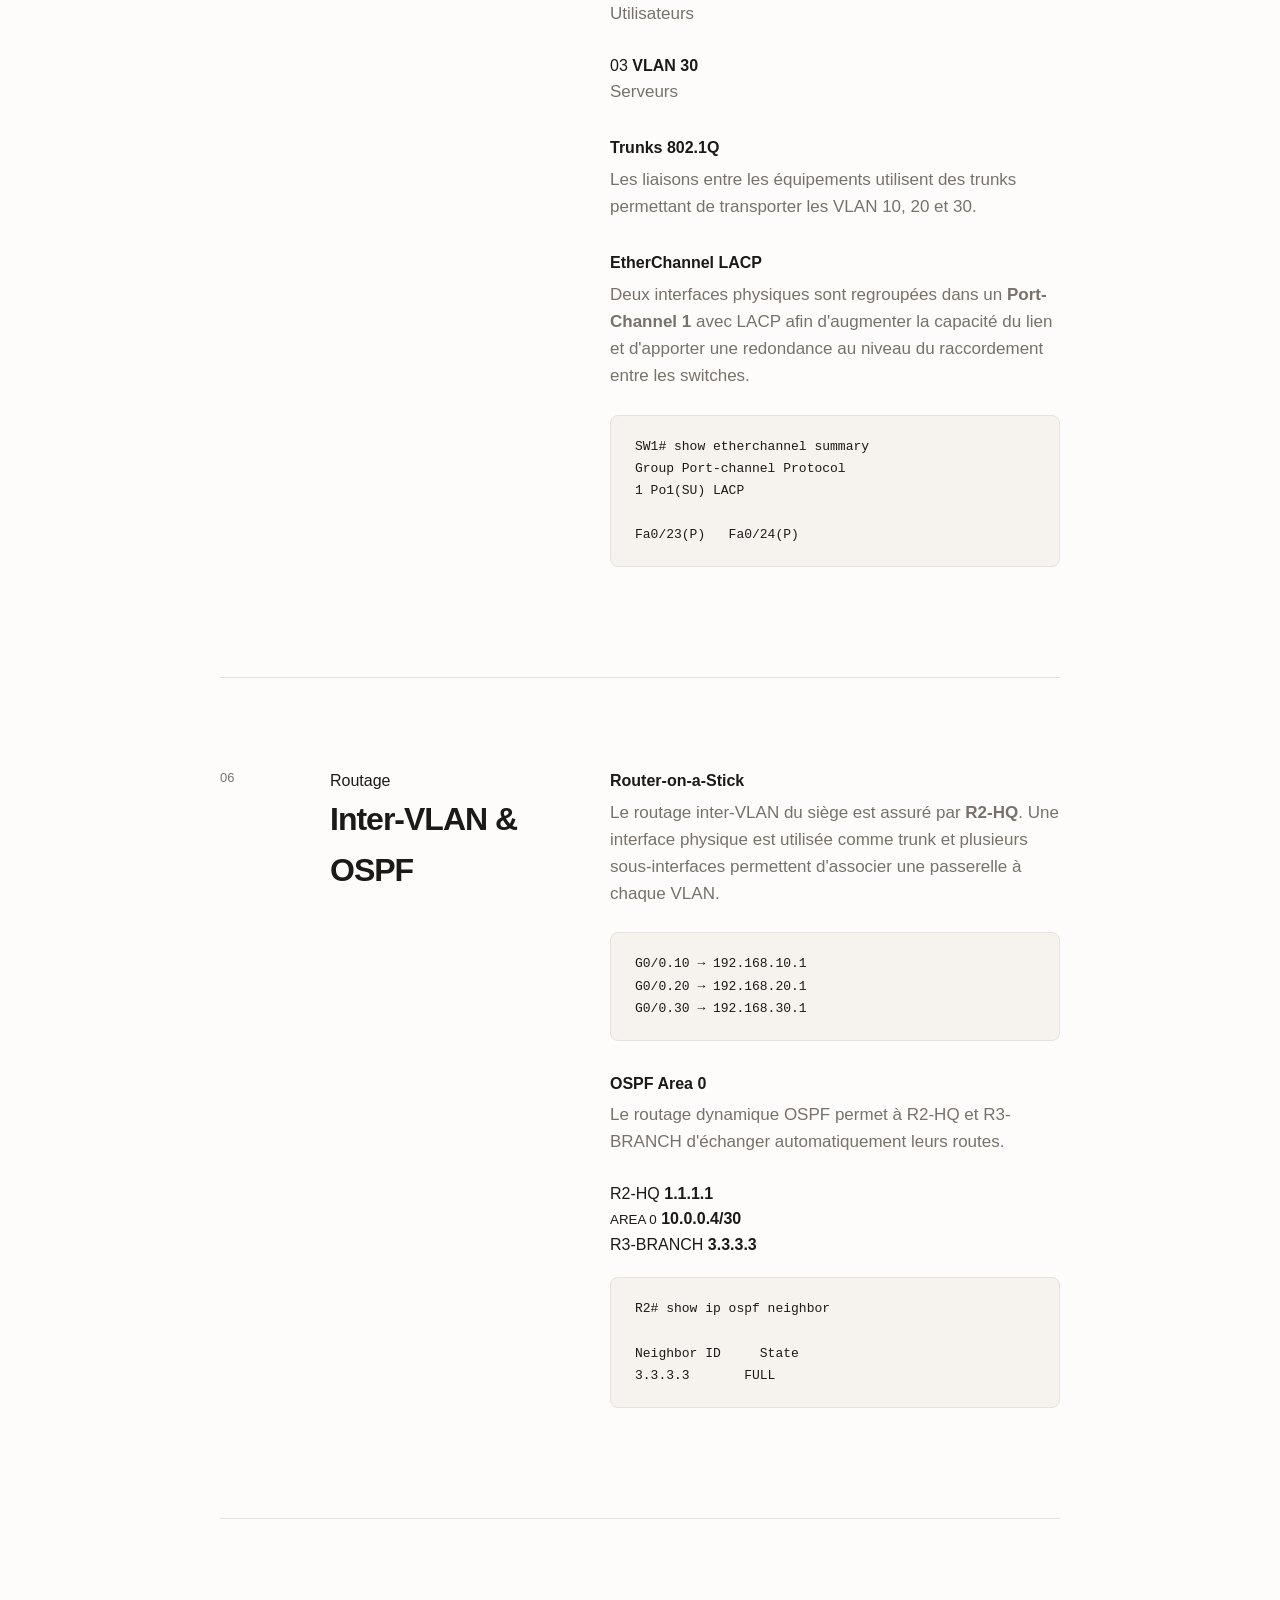
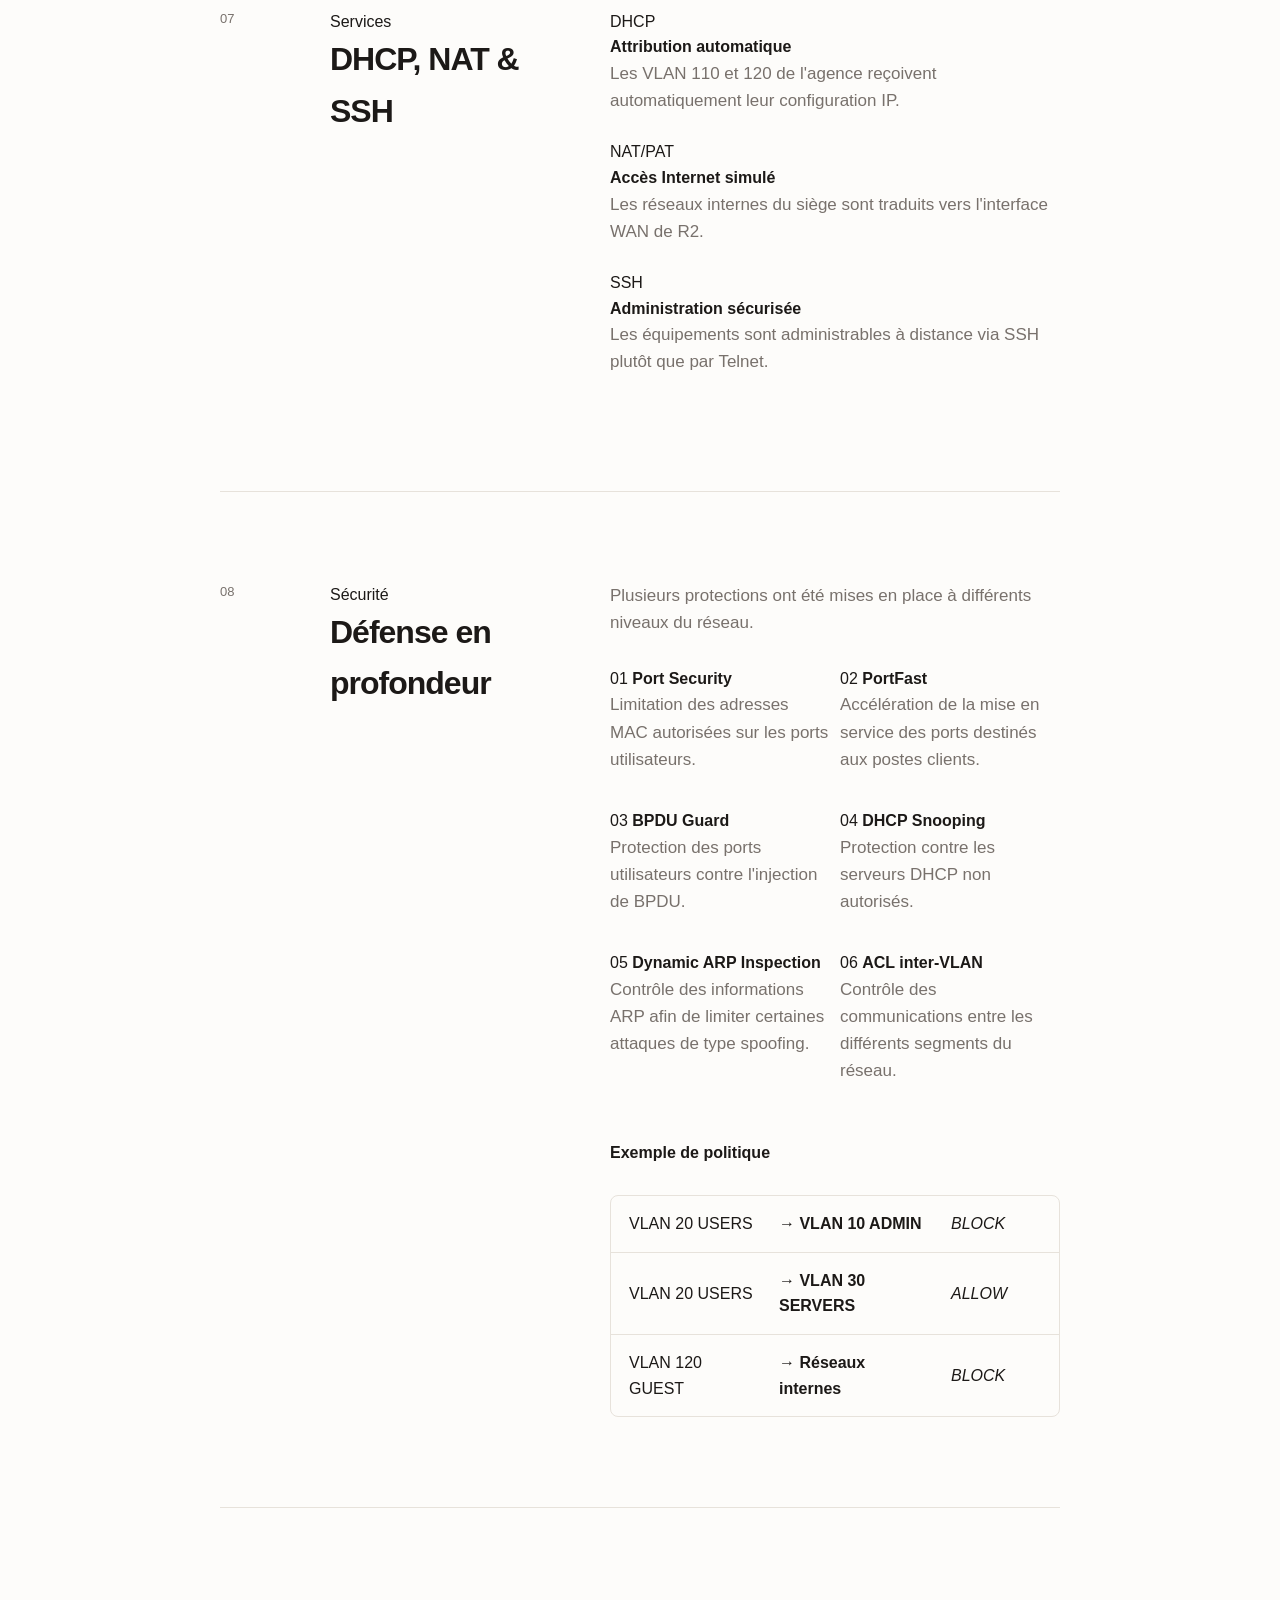
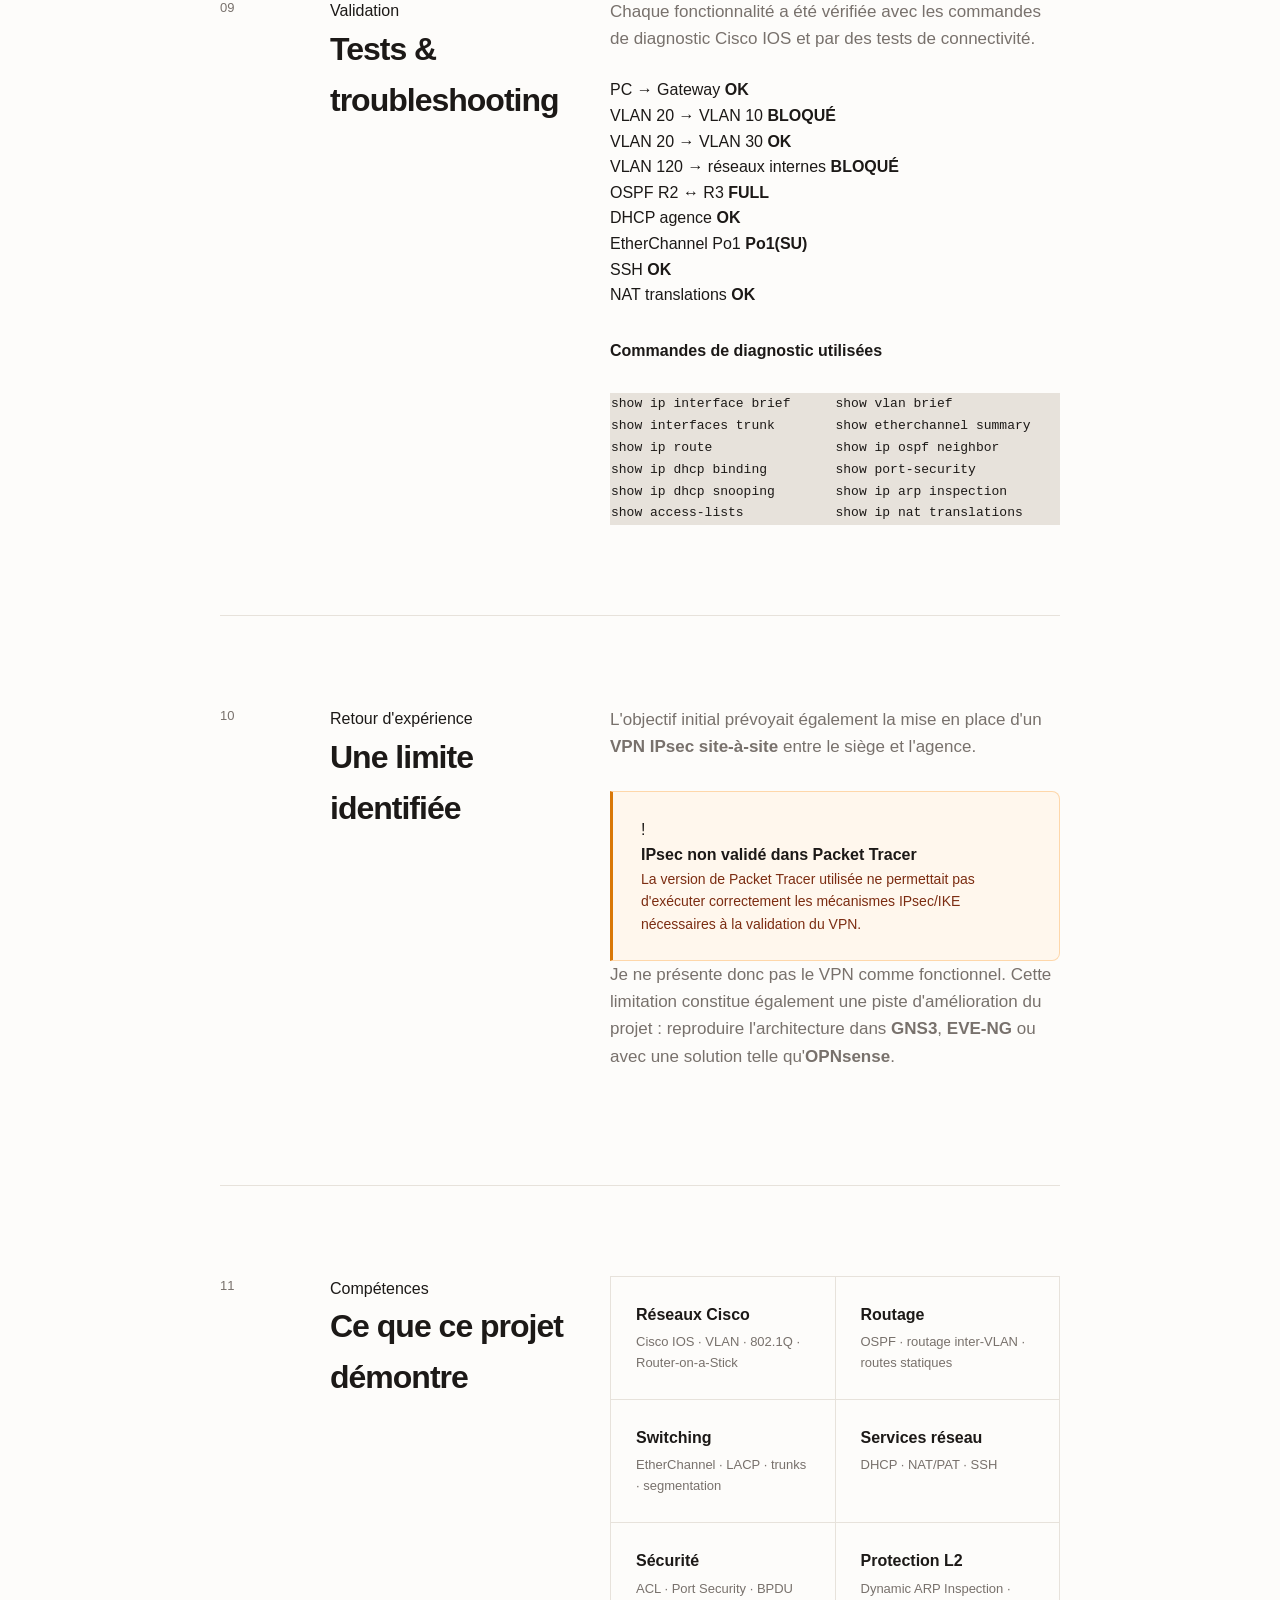
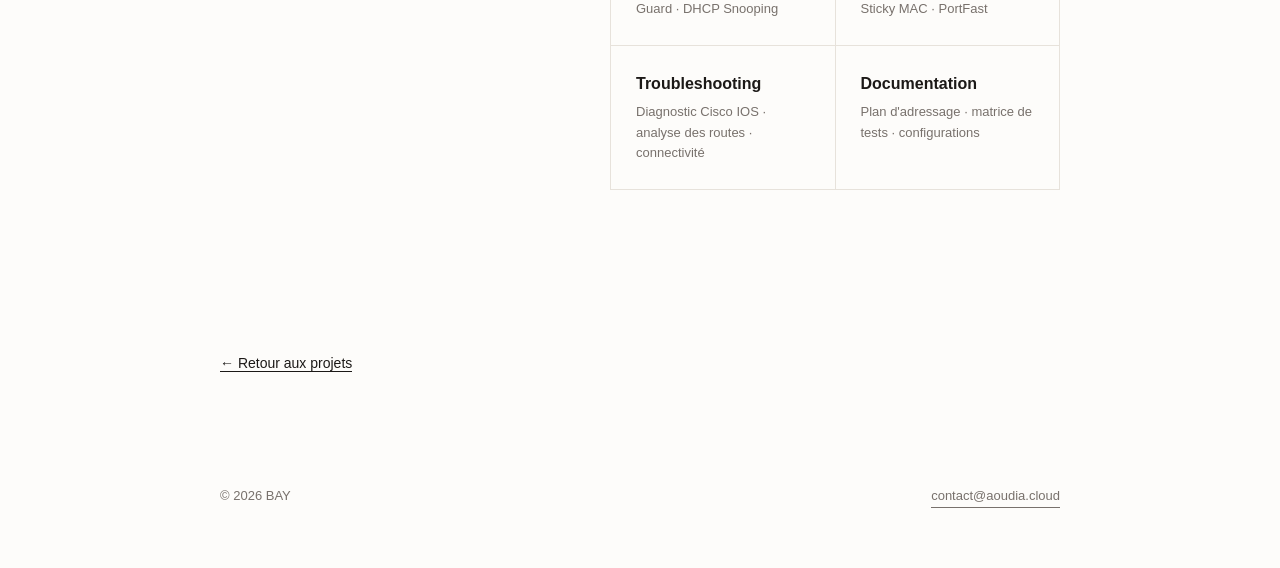
<file: project-network.html>
<!DOCTYPE html>
<html lang="fr">

<head>
    <meta charset="UTF-8">
    <meta name="viewport" content="width=device-width, initial-scale=1.0">

    <title>Infrastructure réseau multi-site — BAY</title>

    <meta
        name="description"
        content="Conception et sécurisation d'une infrastructure réseau Cisco multi-site avec VLAN, OSPF, EtherChannel, DHCP, NAT, ACL et mécanismes de sécurité."
    >

    <link rel="stylesheet" href="style.css">
</head>

<body>

    <!-- =====================================================
         NAVBAR
    ====================================================== -->

    <header class="navbar">

        <a href="index.html" class="logo-mark" aria-label="Retour à l'accueil">

            <span class="logo-icon">

                <span class="rubiks-cube">
                    <span></span>
                    <span></span>
                    <span></span>

                    <span></span>
                    <span></span>
                    <span></span>

                    <span></span>
                    <span></span>
                    <span></span>
                </span>

            </span>

            BAY

        </a>

        <nav>
            <a href="index.html#projects">Projets</a>
            <a href="about.html">Qui suis-je</a>
        </nav>

    </header>


    <main>

        <!-- =================================================
             HERO
        ================================================== -->

        <section class="project-hero">

            <p class="eyebrow">
                Projet 01 · Réseau & infrastructure
            </p>

            <h1>
                Infrastructure<br>
                réseau multi-site
            </h1>

            <p class="project-intro">
                Conception, configuration et sécurisation d'une
                infrastructure Cisco simulant le réseau d'une
                entreprise composée d'un siège et d'une agence distante.
            </p>

            <div class="tags project-tags">
                <span>Cisco IOS</span>
                <span>Packet Tracer</span>
                <span>VLAN</span>
                <span>OSPF</span>
                <span>Sécurité</span>
            </div>

        </section>

        <!-- =================================================
        COMPTE RENDU PDF
        ================================================== -->

        <section class="project-report">

             <div class="report-header">

        <div>
            <p class="section-label">
                Compte rendu
            </p>

            <h2>
                Rapport complet du projet
            </h2>
        </div>

        <a
            href="files/rapport_projet_reseau_multisite.pdf"
            class="report-download"
            download
        >
            ↓ Télécharger le rapport
        </a>

         </div>

         <div class="report-description">

        <p>
            Ce compte rendu présente l'ensemble des étapes de conception,
            de configuration et de validation de l'infrastructure réseau
            multi-site réalisée dans Cisco Packet Tracer.
        </p>

        <p>
            Le rapport détaille notamment la mise en place des
            <strong>VLAN</strong>, des trunks 802.1Q, de l'
            <strong>EtherChannel LACP</strong>, du routage inter-VLAN,
            d'<strong>OSPF</strong>, du <strong>DHCP</strong>, du
            <strong>NAT/PAT</strong> et de l'administration sécurisée
            en <strong>SSH</strong>.
        </p>

        <p>
            Il présente également les différents mécanismes de sécurité
            déployés sur l'infrastructure, les commandes Cisco IOS utilisées
            pour le diagnostic, les captures d'écran des configurations
            ainsi que les tests permettant de vérifier le bon fonctionnement
            du réseau.
        </p>

        <div class="report-info">

            <span>DOCUMENT</span>

            <strong>
                rapport_projet_reseau_multisite.pdf
            </strong>

        </div>

        </div>

        <div class="report-viewer">

         <iframe
            src="files/rapport_projet_reseau_multisite.pdf"
            title="Rapport du projet réseau multi-site"
            loading="lazy"
        ></iframe>

        </div>

        </section>


        <!-- =================================================
             CHIFFRES / RESUME
        ================================================== -->

        <section class="project-overview">

            <div class="overview-card">
                <strong>2</strong>
                <span>Sites réseau</span>
            </div>

            <div class="overview-card">
                <strong>5</strong>
                <span>VLAN configurés</span>
            </div>

            <div class="overview-card">
                <strong>3</strong>
                <span>Routeurs</span>
            </div>

            <div class="overview-card">
                <strong>10+</strong>
                <span>Mécanismes réseau</span>
            </div>

        </section>


        <!-- =================================================
             TOPOLOGIE
        ================================================== -->

        <section class="project-image-section">

            <div class="section-header">

                <p class="section-number">
                    01
                </p>

                <div>
                    <p class="section-label">
                        Architecture
                    </p>

                    <h2>
                        Une infrastructure pensée comme un réseau d'entreprise
                    </h2>
                </div>

            </div>

            <div class="project-image">

                <img
                    src="images/topology_cisco.png"
                    alt="Topologie de l'infrastructure réseau Cisco multi-site"
                >

                <p class="image-caption">
                    Topologie complète réalisée et testée dans Cisco Packet Tracer.
                </p>

            </div>

        </section>


        <!-- =================================================
             CONTEXTE
        ================================================== -->

        <section class="project-section">

            <p class="section-number">
                02
            </p>

            <div class="project-section-title">
                <p class="section-label">
                    Contexte
                </p>

                <h2>
                    Le besoin
                </h2>
            </div>

            <div class="project-text">

                <p>
                    L'objectif était de construire une infrastructure
                    représentant le réseau d'une entreprise avec un
                    <strong>siège HQ</strong>, une <strong>agence distante</strong>
                    et un accès à un Internet simulé.
                </p>

                <p>
                    Le projet devait répondre à plusieurs problématiques :
                    segmentation des utilisateurs, communication entre les
                    réseaux, routage dynamique, accès Internet,
                    administration distante et protection des équipements.
                </p>

                <div class="pitch">
                    <strong>Problématique :</strong>
                    comment construire un réseau multi-site fonctionnel,
                    segmenté et sécurisé tout en conservant une architecture
                    facilement administrable ?
                </div>

            </div>

        </section>


        <!-- =================================================
             ARCHITECTURE
        ================================================== -->

        <section class="project-section">

            <p class="section-number">
                03
            </p>

            <div class="project-section-title">
                <p class="section-label">
                    Architecture
                </p>

                <h2>
                    Organisation du réseau
                </h2>
            </div>

            <div class="project-text">

                <p>
                    Le réseau est organisé autour de plusieurs équipements
                    Cisco. Le routeur <strong>R2-HQ</strong> assure le routage
                    du siège et la sortie vers Internet. <strong>R3-BRANCH</strong>
                    représente l'agence distante.
                </p>

                <div class="architecture">

                    <div class="architecture-node">
                        <span class="node-type">WAN</span>
                        <strong>R1-ISP</strong>
                        <small>Internet simulé · 8.8.8.8</small>
                    </div>

                    <div class="architecture-line"></div>

                    <div class="architecture-node architecture-main">
                        <span class="node-type">HQ</span>
                        <strong>R2-HQ</strong>
                        <small>OSPF · NAT/PAT · ACL · SSH</small>
                    </div>

                    <div class="architecture-line"></div>

                    <div class="architecture-node">
                        <span class="node-type">CORE</span>
                        <strong>SW1-CORE</strong>
                        <small>VLAN · Trunk · EtherChannel</small>
                    </div>

                    <div class="architecture-branches">

                        <div class="architecture-branch">
                            <strong>VLAN 10</strong>
                            <span>ADMIN</span>
                        </div>

                        <div class="architecture-branch">
                            <strong>VLAN 20</strong>
                            <span>USERS</span>
                        </div>

                        <div class="architecture-branch">
                            <strong>VLAN 30</strong>
                            <span>SERVERS</span>
                        </div>

                    </div>

                    <div class="architecture-line"></div>

                    <div class="architecture-node">
                        <span class="node-type">WAN</span>
                        <strong>R3-BRANCH</strong>
                        <small>OSPF · DHCP · ACL · SSH</small>
                    </div>

                    <div class="architecture-branches">

                        <div class="architecture-branch">
                            <strong>VLAN 110</strong>
                            <span>SALES</span>
                        </div>

                        <div class="architecture-branch">
                            <strong>VLAN 120</strong>
                            <span>GUEST</span>
                        </div>

                    </div>

                </div>

            </div>

        </section>


        <!-- =================================================
             PLAN ADRESSAGE
        ================================================== -->

        <section class="project-section">

            <p class="section-number">
                04
            </p>

            <div class="project-section-title">
                <p class="section-label">
                    Réseau
                </p>

                <h2>
                    Plan d'adressage
                </h2>
            </div>

            <div class="project-text">

                <p>
                    Chaque service est isolé dans son propre réseau logique.
                    Cette organisation facilite l'administration et permet
                    d'appliquer des politiques de sécurité différentes.
                </p>

                <div class="table-wrap">

                    <table class="data-table">

                        <thead>
                            <tr>
                                <th>VLAN</th>
                                <th>Nom</th>
                                <th>Réseau</th>
                                <th>Passerelle</th>
                            </tr>
                        </thead>

                        <tbody>

                            <tr>
                                <td>10</td>
                                <td>ADMIN</td>
                                <td>192.168.10.0/24</td>
                                <td>192.168.10.1</td>
                            </tr>

                            <tr>
                                <td>20</td>
                                <td>USERS</td>
                                <td>192.168.20.0/24</td>
                                <td>192.168.20.1</td>
                            </tr>

                            <tr>
                                <td>30</td>
                                <td>SERVERS</td>
                                <td>192.168.30.0/24</td>
                                <td>192.168.30.1</td>
                            </tr>

                            <tr>
                                <td>110</td>
                                <td>SALES</td>
                                <td>192.168.110.0/24</td>
                                <td>192.168.110.1</td>
                            </tr>

                            <tr>
                                <td>120</td>
                                <td>GUEST</td>
                                <td>192.168.120.0/24</td>
                                <td>192.168.120.1</td>
                            </tr>

                            <tr>
                                <td>WAN</td>
                                <td>R2 ↔ R3</td>
                                <td>10.0.0.4/30</td>
                                <td>R2 .5 / R3 .6</td>
                            </tr>

                        </tbody>

                    </table>

                </div>

            </div>

        </section>


        <!-- =================================================
             VLAN / ETHERCHANNEL
        ================================================== -->

        <section class="project-section">

            <p class="section-number">
                05
            </p>

            <div class="project-section-title">
                <p class="section-label">
                    Switching
                </p>

                <h2>
                    VLAN & EtherChannel
                </h2>
            </div>

            <div class="project-text">

                <p>
                    Le réseau du siège est segmenté en plusieurs VLAN afin
                    de séparer les administrateurs, les utilisateurs et les
                    serveurs.
                </p>

                <div class="feature-grid">

                    <div class="feature">
                        <span class="feature-number">01</span>
                        <strong>VLAN 10</strong>
                        <p>Administration</p>
                    </div>

                    <div class="feature">
                        <span class="feature-number">02</span>
                        <strong>VLAN 20</strong>
                        <p>Utilisateurs</p>
                    </div>

                    <div class="feature">
                        <span class="feature-number">03</span>
                        <strong>VLAN 30</strong>
                        <p>Serveurs</p>
                    </div>

                </div>

                <h3>
                    Trunks 802.1Q
                </h3>

                <p>
                    Les liaisons entre les équipements utilisent des trunks
                    permettant de transporter les VLAN 10, 20 et 30.
                </p>

                <h3>
                    EtherChannel LACP
                </h3>

                <p>
                    Deux interfaces physiques sont regroupées dans un
                    <strong>Port-Channel 1</strong> avec LACP afin d'augmenter
                    la capacité du lien et d'apporter une redondance au niveau
                    du raccordement entre les switches.
                </p>

                <div class="code-block">
                    <code>
                        SW1# show etherchannel summary<br>
                        Group  Port-channel  Protocol<br>
                        1      Po1(SU)       LACP<br><br>
                        Fa0/23(P) &nbsp; Fa0/24(P)
                    </code>
                </div>

            </div>

        </section>


        <!-- =================================================
             ROUTAGE
        ================================================== -->

        <section class="project-section">

            <p class="section-number">
                06
            </p>

            <div class="project-section-title">
                <p class="section-label">
                    Routage
                </p>

                <h2>
                    Inter-VLAN & OSPF
                </h2>
            </div>

            <div class="project-text">

                <h3>
                    Router-on-a-Stick
                </h3>

                <p>
                    Le routage inter-VLAN du siège est assuré par
                    <strong>R2-HQ</strong>. Une interface physique est utilisée
                    comme trunk et plusieurs sous-interfaces permettent
                    d'associer une passerelle à chaque VLAN.
                </p>

                <div class="code-block">
                    <code>
                        G0/0.10 → 192.168.10.1<br>
                        G0/0.20 → 192.168.20.1<br>
                        G0/0.30 → 192.168.30.1
                    </code>
                </div>

                <h3>
                    OSPF Area 0
                </h3>

                <p>
                    Le routage dynamique OSPF permet à R2-HQ et R3-BRANCH
                    d'échanger automatiquement leurs routes.
                </p>

                <div class="ospf-box">

                    <div>
                        <span>R2-HQ</span>
                        <strong>1.1.1.1</strong>
                    </div>

                    <div class="ospf-link">
                        <small>AREA 0</small>
                        <strong>10.0.0.4/30</strong>
                    </div>

                    <div>
                        <span>R3-BRANCH</span>
                        <strong>3.3.3.3</strong>
                    </div>

                </div>

                <div class="code-block">
                    <code>
                        R2# show ip ospf neighbor<br><br>
                        Neighbor ID&nbsp;&nbsp;&nbsp;&nbsp;&nbsp;State<br>
                        3.3.3.3&nbsp;&nbsp;&nbsp;&nbsp;&nbsp;&nbsp;&nbsp;FULL
                    </code>
                </div>

            </div>

        </section>


        <!-- =================================================
             SERVICES
        ================================================== -->

        <section class="project-section">

            <p class="section-number">
                07
            </p>

            <div class="project-section-title">
                <p class="section-label">
                    Services
                </p>

                <h2>
                    DHCP, NAT & SSH
                </h2>
            </div>

            <div class="project-text">

                <div class="service-list">

                    <div class="service-item">
                        <span>DHCP</span>

                        <div>
                            <strong>Attribution automatique</strong>
                            <p>
                                Les VLAN 110 et 120 de l'agence reçoivent
                                automatiquement leur configuration IP.
                            </p>
                        </div>
                    </div>

                    <div class="service-item">
                        <span>NAT/PAT</span>

                        <div>
                            <strong>Accès Internet simulé</strong>
                            <p>
                                Les réseaux internes du siège sont traduits
                                vers l'interface WAN de R2.
                            </p>
                        </div>
                    </div>

                    <div class="service-item">
                        <span>SSH</span>

                        <div>
                            <strong>Administration sécurisée</strong>
                            <p>
                                Les équipements sont administrables à distance
                                via SSH plutôt que par Telnet.
                            </p>
                        </div>
                    </div>

                </div>

            </div>

        </section>


        <!-- =================================================
             SECURITE
        ================================================== -->

        <section class="project-section security-section">

            <p class="section-number">
                08
            </p>

            <div class="project-section-title">
                <p class="section-label">
                    Sécurité
                </p>

                <h2>
                    Défense en profondeur
                </h2>
            </div>

            <div class="project-text">

                <p>
                    Plusieurs protections ont été mises en place à
                    différents niveaux du réseau.
                </p>

                <div class="security-grid">

                    <div class="security-card">
                        <span>01</span>
                        <strong>Port Security</strong>
                        <p>
                            Limitation des adresses MAC autorisées sur
                            les ports utilisateurs.
                        </p>
                    </div>

                    <div class="security-card">
                        <span>02</span>
                        <strong>PortFast</strong>
                        <p>
                            Accélération de la mise en service des ports
                            destinés aux postes clients.
                        </p>
                    </div>

                    <div class="security-card">
                        <span>03</span>
                        <strong>BPDU Guard</strong>
                        <p>
                            Protection des ports utilisateurs contre
                            l'injection de BPDU.
                        </p>
                    </div>

                    <div class="security-card">
                        <span>04</span>
                        <strong>DHCP Snooping</strong>
                        <p>
                            Protection contre les serveurs DHCP
                            non autorisés.
                        </p>
                    </div>

                    <div class="security-card">
                        <span>05</span>
                        <strong>Dynamic ARP Inspection</strong>
                        <p>
                            Contrôle des informations ARP afin de limiter
                            certaines attaques de type spoofing.
                        </p>
                    </div>

                    <div class="security-card">
                        <span>06</span>
                        <strong>ACL inter-VLAN</strong>
                        <p>
                            Contrôle des communications entre les différents
                            segments du réseau.
                        </p>
                    </div>

                </div>

                <h3>
                    Exemple de politique
                </h3>

                <div class="policy-box">

                    <div class="policy-row blocked">
                        <span>VLAN 20 USERS</span>
                        <strong>→ VLAN 10 ADMIN</strong>
                        <em>BLOCK</em>
                    </div>

                    <div class="policy-row allowed">
                        <span>VLAN 20 USERS</span>
                        <strong>→ VLAN 30 SERVERS</strong>
                        <em>ALLOW</em>
                    </div>

                    <div class="policy-row blocked">
                        <span>VLAN 120 GUEST</span>
                        <strong>→ Réseaux internes</strong>
                        <em>BLOCK</em>
                    </div>

                </div>

            </div>

        </section>


        <!-- =================================================
             TESTS
        ================================================== -->

        <section class="project-section">

            <p class="section-number">
                09
            </p>

            <div class="project-section-title">
                <p class="section-label">
                    Validation
                </p>

                <h2>
                    Tests & troubleshooting
                </h2>
            </div>

            <div class="project-text">

                <p>
                    Chaque fonctionnalité a été vérifiée avec les commandes
                    de diagnostic Cisco IOS et par des tests de connectivité.
                </p>

                <div class="test-list">

                    <div class="test-row">
                        <span>PC → Gateway</span>
                        <strong>OK</strong>
                    </div>

                    <div class="test-row">
                        <span>VLAN 20 → VLAN 10</span>
                        <strong class="negative">BLOQUÉ</strong>
                    </div>

                    <div class="test-row">
                        <span>VLAN 20 → VLAN 30</span>
                        <strong>OK</strong>
                    </div>

                    <div class="test-row">
                        <span>VLAN 120 → réseaux internes</span>
                        <strong class="negative">BLOQUÉ</strong>
                    </div>

                    <div class="test-row">
                        <span>OSPF R2 ↔ R3</span>
                        <strong>FULL</strong>
                    </div>

                    <div class="test-row">
                        <span>DHCP agence</span>
                        <strong>OK</strong>
                    </div>

                    <div class="test-row">
                        <span>EtherChannel Po1</span>
                        <strong>Po1(SU)</strong>
                    </div>

                    <div class="test-row">
                        <span>SSH</span>
                        <strong>OK</strong>
                    </div>

                    <div class="test-row">
                        <span>NAT translations</span>
                        <strong>OK</strong>
                    </div>

                </div>

                <h3>
                    Commandes de diagnostic utilisées
                </h3>

                <div class="command-grid">

                    <code>show ip interface brief</code>
                    <code>show vlan brief</code>
                    <code>show interfaces trunk</code>
                    <code>show etherchannel summary</code>
                    <code>show ip route</code>
                    <code>show ip ospf neighbor</code>
                    <code>show ip dhcp binding</code>
                    <code>show port-security</code>
                    <code>show ip dhcp snooping</code>
                    <code>show ip arp inspection</code>
                    <code>show access-lists</code>
                    <code>show ip nat translations</code>

                </div>

            </div>

        </section>


        <!-- =================================================
             IPSEC / LIMITATION
        ================================================== -->

        <section class="project-section limitation-section">

            <p class="section-number">
                10
            </p>

            <div class="project-section-title">
                <p class="section-label">
                    Retour d'expérience
                </p>

                <h2>
                    Une limite identifiée
                </h2>
            </div>

            <div class="project-text">

                <p>
                    L'objectif initial prévoyait également la mise en place
                    d'un <strong>VPN IPsec site-à-site</strong> entre le
                    siège et l'agence.
                </p>

                <div class="limitation-box">

                    <span class="limitation-icon">!</span>

                    <div>
                        <strong>IPsec non validé dans Packet Tracer</strong>

                        <p>
                            La version de Packet Tracer utilisée ne permettait
                            pas d'exécuter correctement les mécanismes
                            IPsec/IKE nécessaires à la validation du VPN.
                        </p>

                    </div>

                </div>

                <p>
                    Je ne présente donc pas le VPN comme fonctionnel.
                    Cette limitation constitue également une piste
                    d'amélioration du projet : reproduire l'architecture
                    dans <strong>GNS3</strong>, <strong>EVE-NG</strong>
                    ou avec une solution telle qu'<strong>OPNsense</strong>.
                </p>

            </div>

        </section>


        <!-- =================================================
             COMPETENCES
        ================================================== -->

        <section class="project-section">

            <p class="section-number">
                11
            </p>

            <div class="project-section-title">
                <p class="section-label">
                    Compétences
                </p>

                <h2>
                    Ce que ce projet démontre
                </h2>
            </div>

            <div class="project-text">

                <div class="technology-grid">

                    <div class="technology">
                        <strong>Réseaux Cisco</strong>
                        <span>Cisco IOS · VLAN · 802.1Q · Router-on-a-Stick</span>
                    </div>

                    <div class="technology">
                        <strong>Routage</strong>
                        <span>OSPF · routage inter-VLAN · routes statiques</span>
                    </div>

                    <div class="technology">
                        <strong>Switching</strong>
                        <span>EtherChannel · LACP · trunks · segmentation</span>
                    </div>

                    <div class="technology">
                        <strong>Services réseau</strong>
                        <span>DHCP · NAT/PAT · SSH</span>
                    </div>

                    <div class="technology">
                        <strong>Sécurité</strong>
                        <span>ACL · Port Security · BPDU Guard · DHCP Snooping</span>
                    </div>

                    <div class="technology">
                        <strong>Protection L2</strong>
                        <span>Dynamic ARP Inspection · Sticky MAC · PortFast</span>
                    </div>

                    <div class="technology">
                        <strong>Troubleshooting</strong>
                        <span>Diagnostic Cisco IOS · analyse des routes · connectivité</span>
                    </div>

                    <div class="technology">
                        <strong>Documentation</strong>
                        <span>Plan d'adressage · matrice de tests · configurations</span>
                    </div>

                </div>

            </div>

        </section>




        <!-- =================================================
             RETOUR
        ================================================== -->

        <div class="back-projects">

            <a href="index.html#projects">
                ← Retour aux projets
            </a>

        </div>

    </main>


    <!-- =====================================================
         FOOTER
    ====================================================== -->

    <footer>

        <p>
            © 2026 BAY
        </p>

        <a href="mailto:contact@aoudia.cloud">
            contact@aoudia.cloud
        </a>

    </footer>

</body>

</html>
</file>
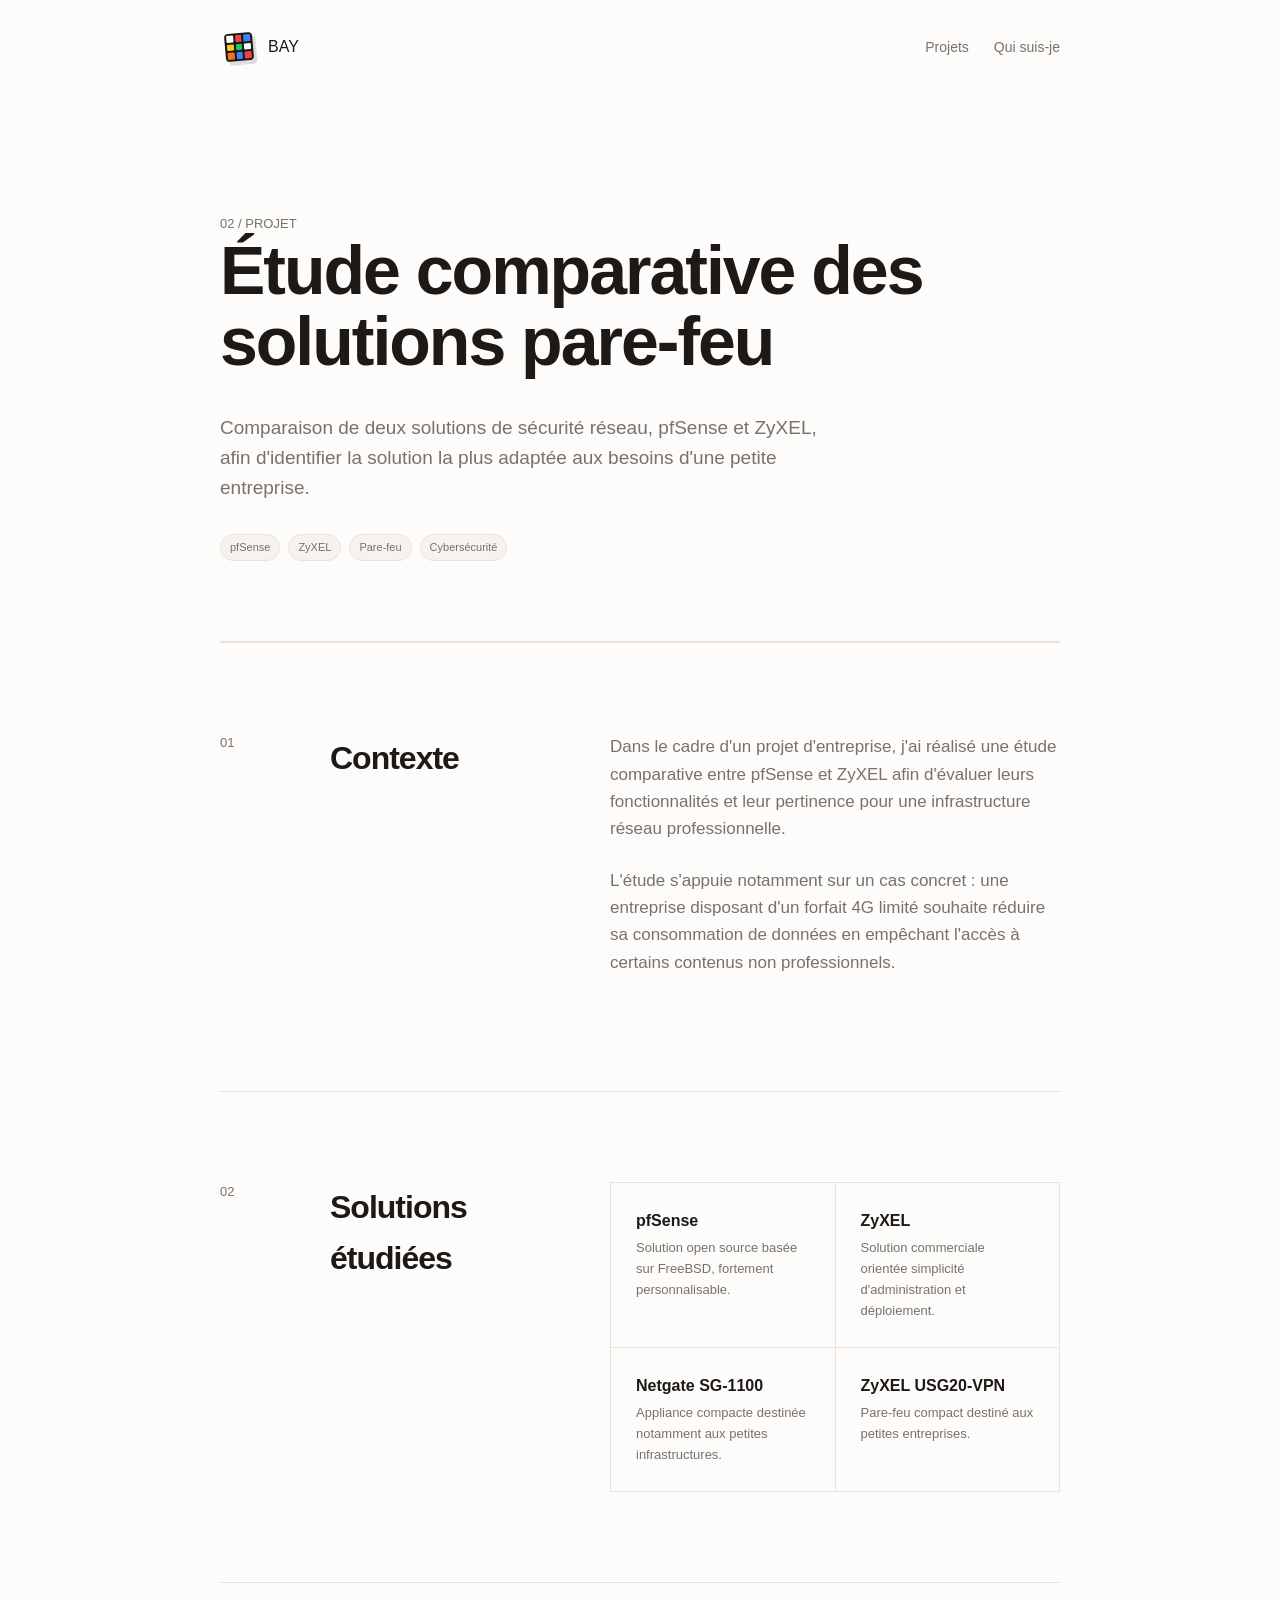
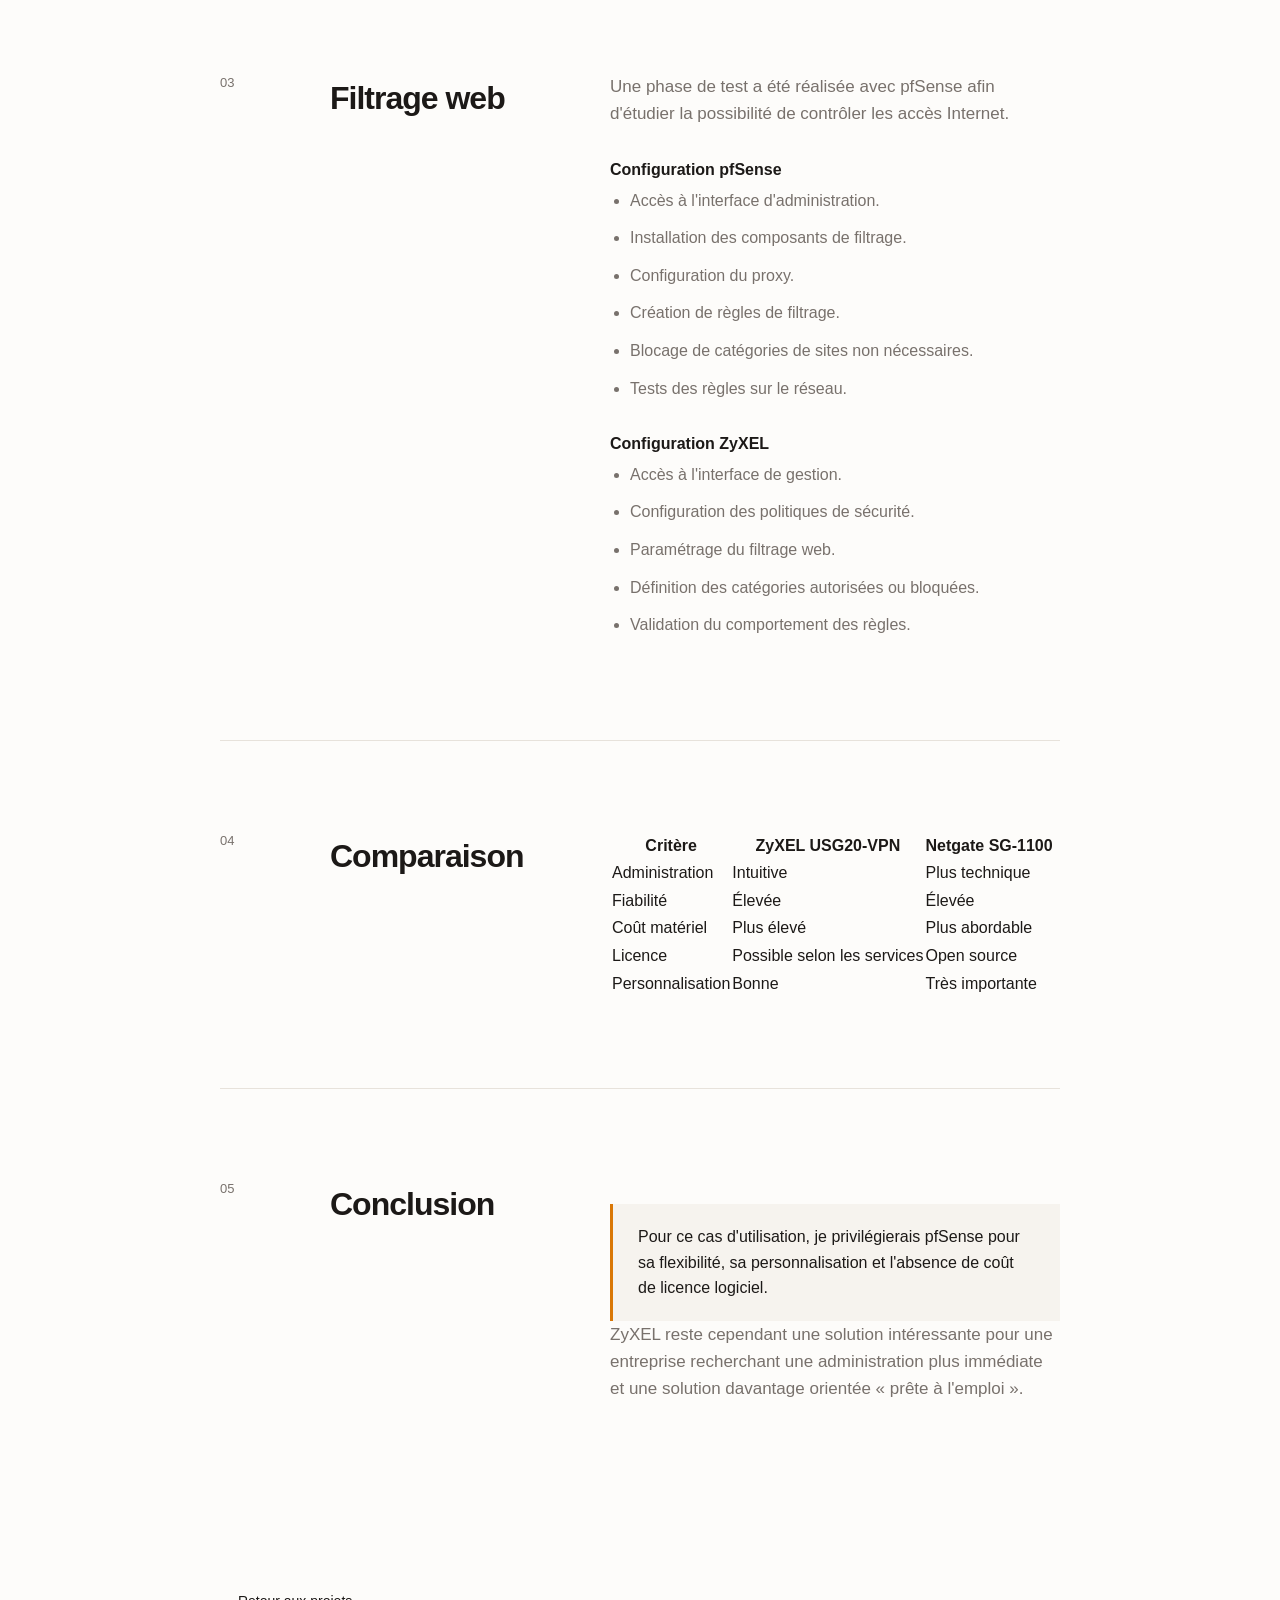
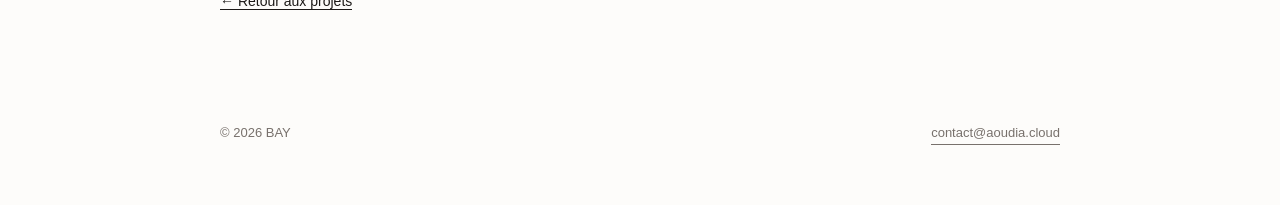
<file: project-pfsense.html>
<!DOCTYPE html>
<html lang="fr">
<head>
    <meta charset="UTF-8">
    <meta name="viewport" content="width=device-width, initial-scale=1.0">

    <title>Étude comparative des solutions pare-feu — BAY</title>
    <meta name="description" content="Étude comparative entre pfSense et ZyXEL dans le cadre d'un projet de sécurité réseau.">

    <link rel="stylesheet" href="style.css">
</head>

<body>

<header class="navbar">

    <a href="index.html" class="logo-mark">
        <span class="logo-icon">
            <span class="rubiks-cube">
                <span></span><span></span><span></span>
                <span></span><span></span><span></span>
                <span></span><span></span><span></span>
            </span>
        </span>
        BAY
    </a>

    <nav>
        <a href="index.html#projects">Projets</a>
        <a href="about.html">Qui suis-je</a>
    </nav>

</header>


<main>

    <section class="project-hero">

        <p class="section-number">02 / PROJET</p>

        <h1>
            Étude comparative des solutions pare-feu
        </h1>

        <p class="project-intro">
            Comparaison de deux solutions de sécurité réseau,
            pfSense et ZyXEL, afin d'identifier la solution la plus
            adaptée aux besoins d'une petite entreprise.
        </p>

        <div class="tags project-tags">
            <span>pfSense</span>
            <span>ZyXEL</span>
            <span>Pare-feu</span>
            <span>Cybersécurité</span>
        </div>

    </section>


    <section class="project-section">

        <p class="section-number">01</p>

        <h2>Contexte</h2>

        <div class="project-text">

            <p>
                Dans le cadre d'un projet d'entreprise, j'ai réalisé une étude
                comparative entre pfSense et ZyXEL afin d'évaluer leurs
                fonctionnalités et leur pertinence pour une infrastructure
                réseau professionnelle.
            </p>

            <p>
                L'étude s'appuie notamment sur un cas concret : une entreprise
                disposant d'un forfait 4G limité souhaite réduire sa
                consommation de données en empêchant l'accès à certains
                contenus non professionnels.
            </p>

        </div>

    </section>


    <section class="project-section">

        <p class="section-number">02</p>

        <h2>Solutions étudiées</h2>

        <div class="project-text">

            <div class="technology-grid">

                <div class="technology">
                    <strong>pfSense</strong>
                    <span>
                        Solution open source basée sur FreeBSD,
                        fortement personnalisable.
                    </span>
                </div>

                <div class="technology">
                    <strong>ZyXEL</strong>
                    <span>
                        Solution commerciale orientée simplicité
                        d'administration et déploiement.
                    </span>
                </div>

                <div class="technology">
                    <strong>Netgate SG-1100</strong>
                    <span>
                        Appliance compacte destinée notamment
                        aux petites infrastructures.
                    </span>
                </div>

                <div class="technology">
                    <strong>ZyXEL USG20-VPN</strong>
                    <span>
                        Pare-feu compact destiné aux petites entreprises.
                    </span>
                </div>

            </div>

        </div>

    </section>


    <section class="project-section">

        <p class="section-number">03</p>

        <h2>Filtrage web</h2>

        <div class="project-text">

            <p>
                Une phase de test a été réalisée avec pfSense afin d'étudier
                la possibilité de contrôler les accès Internet.
            </p>

            <h3>Configuration pfSense</h3>

            <ul>
                <li>Accès à l'interface d'administration.</li>
                <li>Installation des composants de filtrage.</li>
                <li>Configuration du proxy.</li>
                <li>Création de règles de filtrage.</li>
                <li>Blocage de catégories de sites non nécessaires.</li>
                <li>Tests des règles sur le réseau.</li>
            </ul>

            <h3>Configuration ZyXEL</h3>

            <ul>
                <li>Accès à l'interface de gestion.</li>
                <li>Configuration des politiques de sécurité.</li>
                <li>Paramétrage du filtrage web.</li>
                <li>Définition des catégories autorisées ou bloquées.</li>
                <li>Validation du comportement des règles.</li>
            </ul>

        </div>

    </section>


    <section class="project-section">

        <p class="section-number">04</p>

        <h2>Comparaison</h2>

        <div class="project-text">

            <div class="table-wrap">

                <table class="data-table">

                    <thead>
                        <tr>
                            <th>Critère</th>
                            <th>ZyXEL USG20-VPN</th>
                            <th>Netgate SG-1100</th>
                        </tr>
                    </thead>

                    <tbody>

                        <tr>
                            <td>Administration</td>
                            <td>Intuitive</td>
                            <td>Plus technique</td>
                        </tr>

                        <tr>
                            <td>Fiabilité</td>
                            <td>Élevée</td>
                            <td>Élevée</td>
                        </tr>

                        <tr>
                            <td>Coût matériel</td>
                            <td>Plus élevé</td>
                            <td>Plus abordable</td>
                        </tr>

                        <tr>
                            <td>Licence</td>
                            <td>Possible selon les services</td>
                            <td>Open source</td>
                        </tr>

                        <tr>
                            <td>Personnalisation</td>
                            <td>Bonne</td>
                            <td>Très importante</td>
                        </tr>

                    </tbody>

                </table>

            </div>

        </div>

    </section>


    <section class="project-section">

        <p class="section-number">05</p>

        <h2>Conclusion</h2>

        <div class="project-text">

            <div class="pitch">
                Pour ce cas d'utilisation, je privilégierais pfSense
                pour sa flexibilité, sa personnalisation et l'absence
                de coût de licence logiciel.
            </div>

            <p>
                ZyXEL reste cependant une solution intéressante pour une
                entreprise recherchant une administration plus immédiate
                et une solution davantage orientée « prête à l'emploi ».
            </p>

           
        </div>

    </section>


    <div class="back-projects">
        <a href="index.html#projects">← Retour aux projets</a>
    </div>

</main>


<footer>

    <p>© 2026 BAY</p>

    <a href="mailto:contact@aoudia.cloud">
            contact@aoudia.cloud
    </a>

</footer>

</body>
</html>
</file>
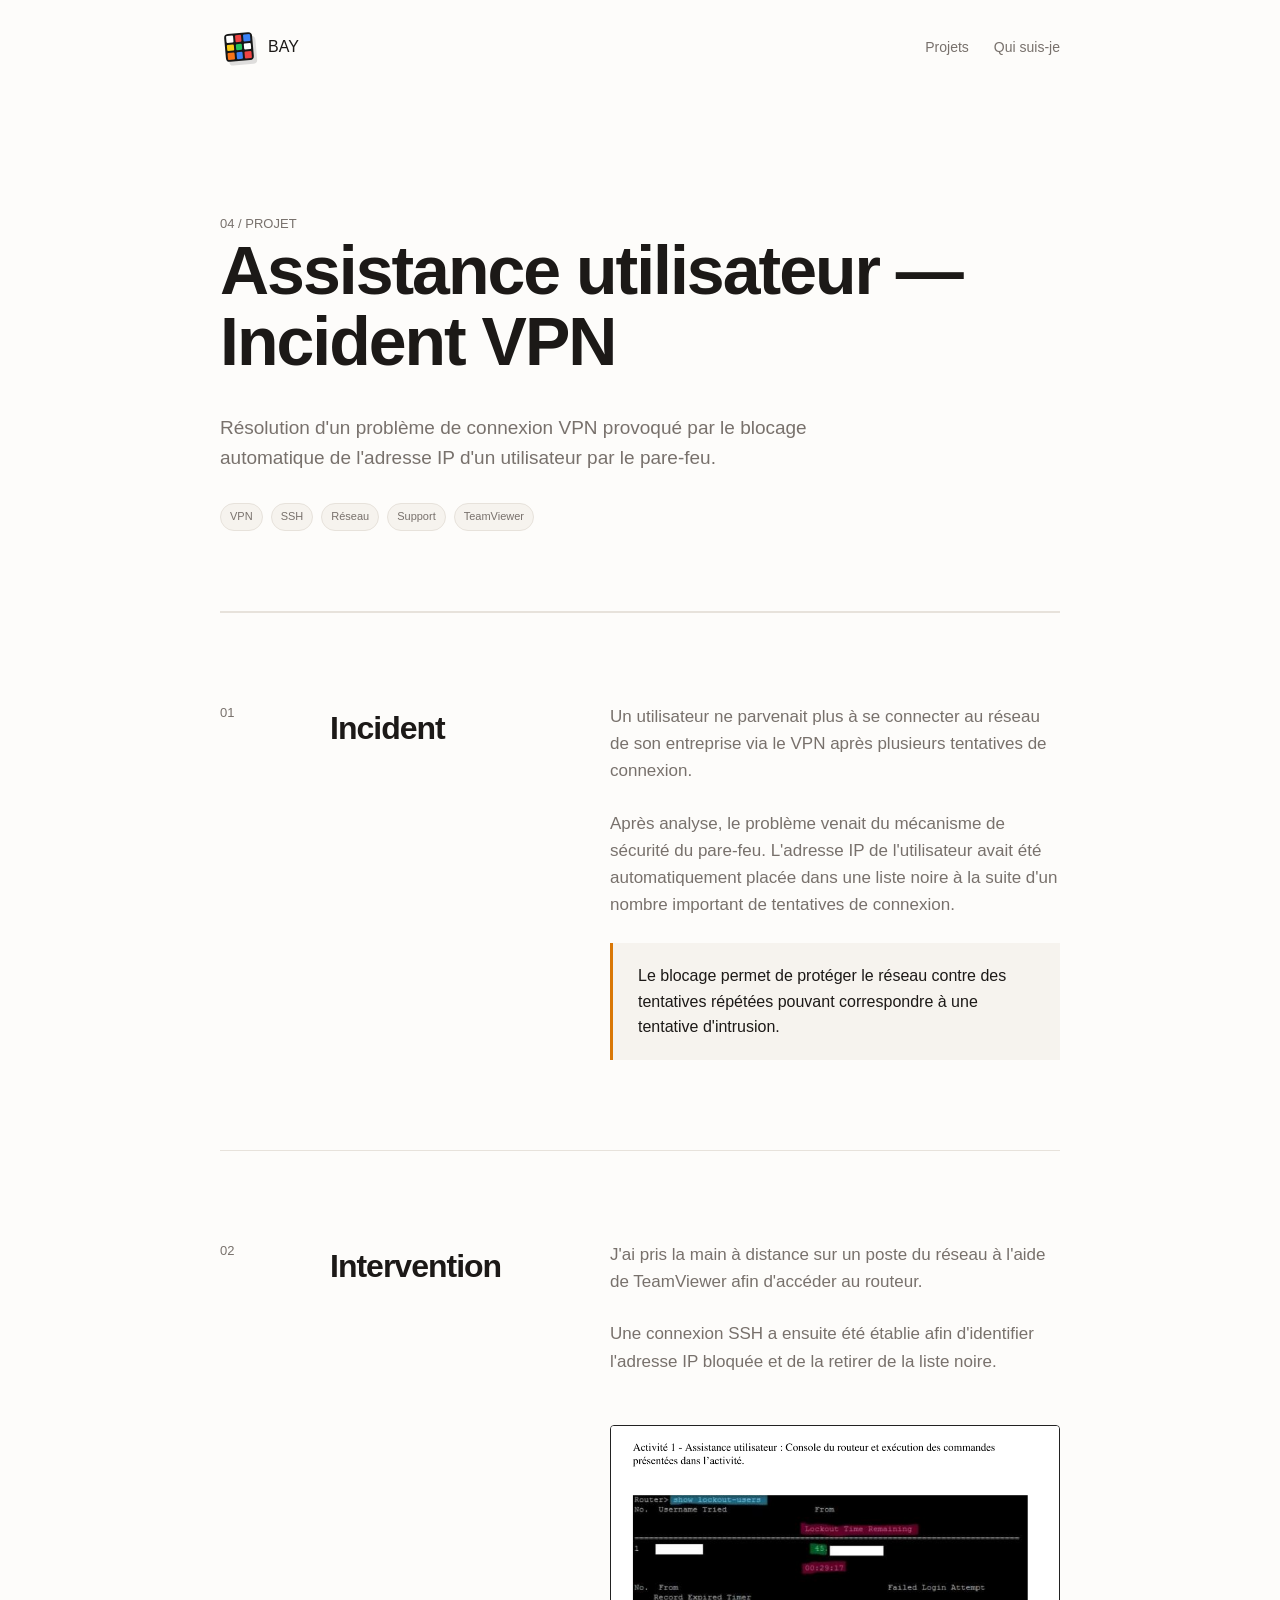
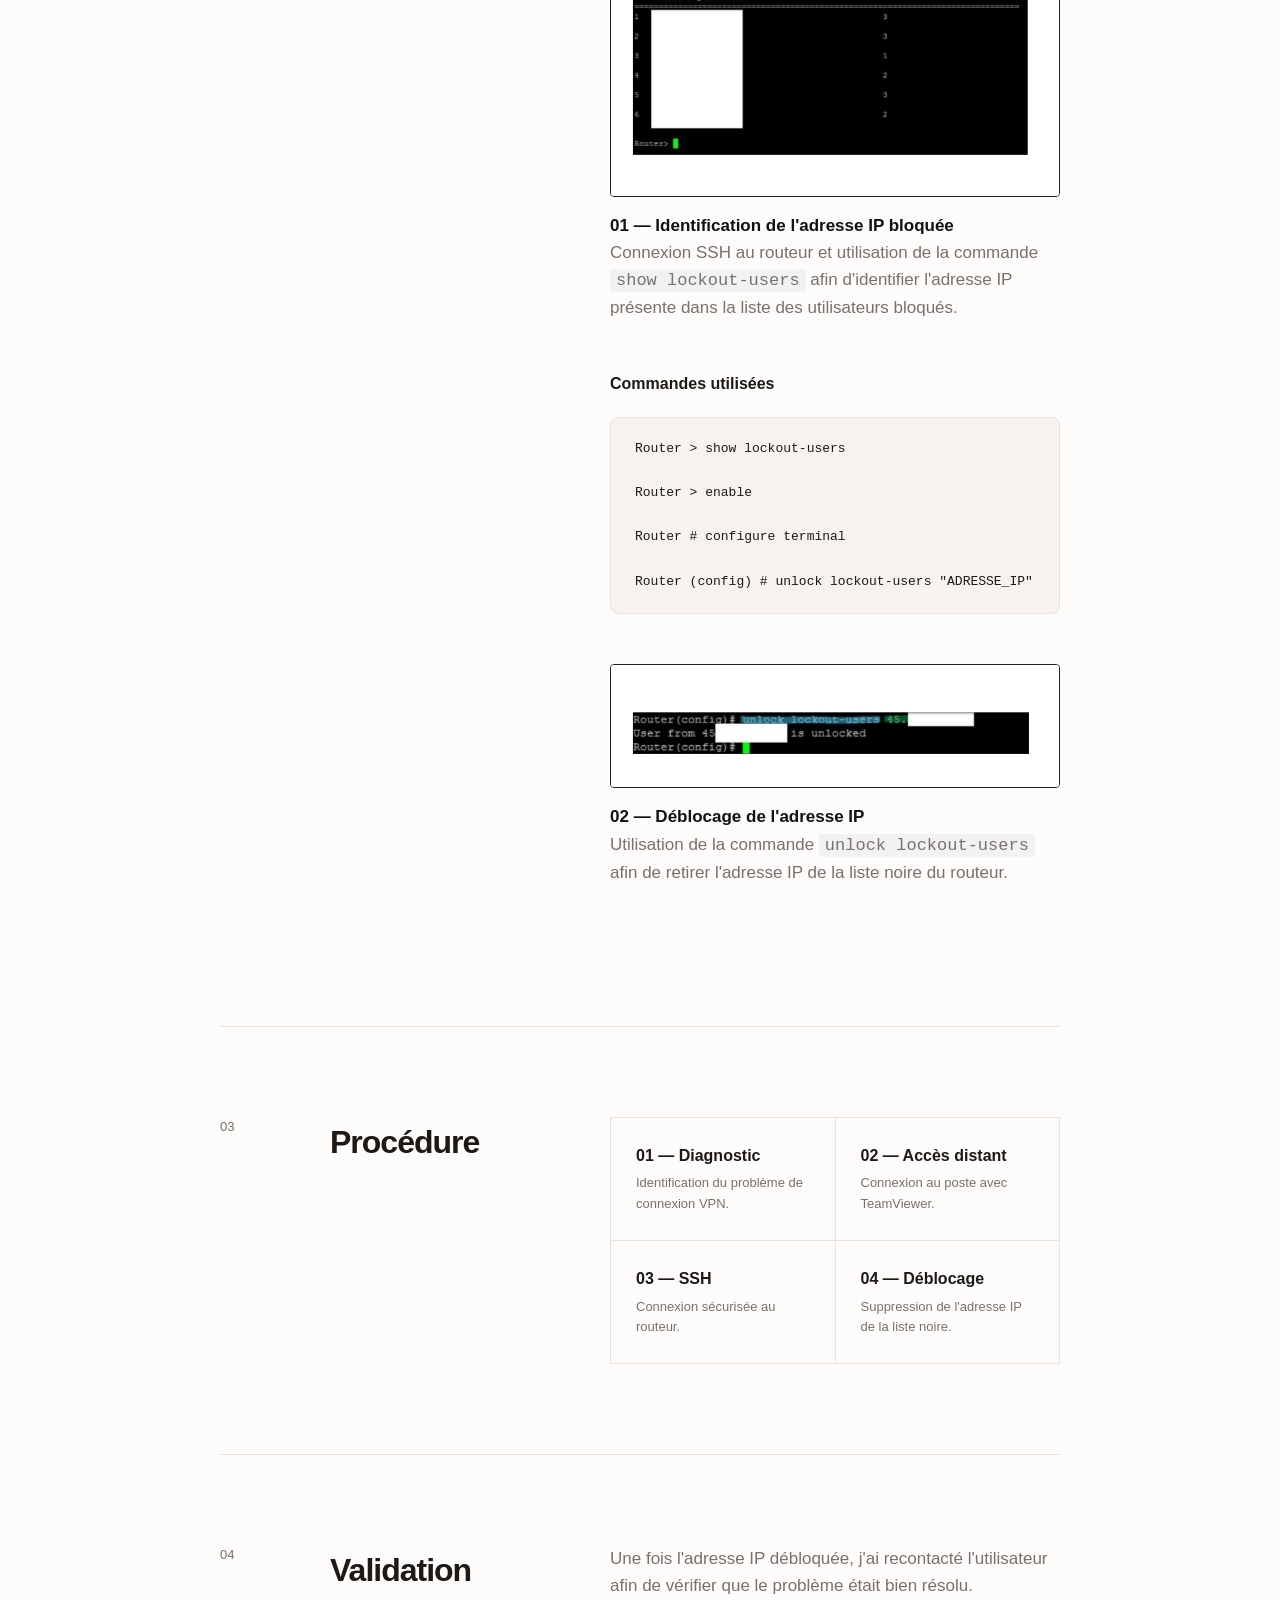
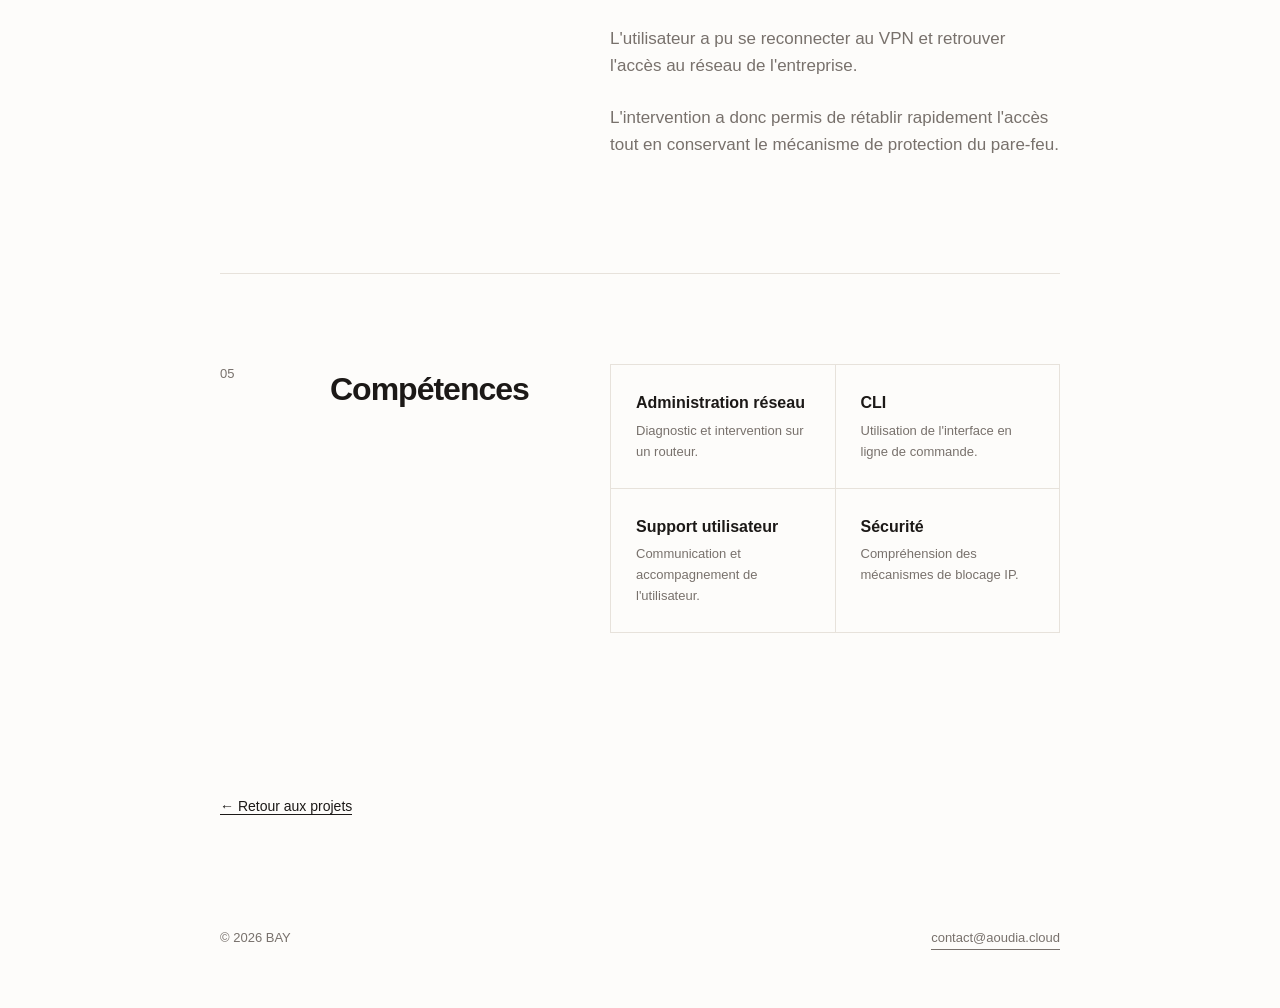
<file: project-vpn.html>
<!DOCTYPE html>
<html lang="fr">
<head>
    <meta charset="UTF-8">
    <meta name="viewport" content="width=device-width, initial-scale=1.0">

    <title>Assistance utilisateur — Incident VPN — BAY</title>
    <meta name="description" content="Résolution d'un incident VPN et déblocage d'une adresse IP sur un routeur.">

    <link rel="stylesheet" href="style.css">
</head>

<body>

<header class="navbar">

    <a href="index.html" class="logo-mark">
        <span class="logo-icon">
            <span class="rubiks-cube">
                <span></span><span></span><span></span>
                <span></span><span></span><span></span>
                <span></span><span></span><span></span>
            </span>
        </span>
        BAY
    </a>

    <nav>
        <a href="index.html#projects">Projets</a>
        <a href="about.html">Qui suis-je</a>
    </nav>

</header>


<main>

    <!-- HERO -->

    <section class="project-hero">

        <p class="section-number">04 / PROJET</p>

        <h1>
            Assistance utilisateur — Incident VPN
        </h1>

        <p class="project-intro">
            Résolution d'un problème de connexion VPN provoqué par
            le blocage automatique de l'adresse IP d'un utilisateur
            par le pare-feu.
        </p>

        <div class="tags project-tags">
            <span>VPN</span>
            <span>SSH</span>
            <span>Réseau</span>
            <span>Support</span>
            <span>TeamViewer</span>
        </div>

    </section>


    <!-- INCIDENT -->

    <section class="project-section">

        <p class="section-number">01</p>

        <h2>Incident</h2>

        <div class="project-text">

            <p>
                Un utilisateur ne parvenait plus à se connecter au réseau
                de son entreprise via le VPN après plusieurs tentatives
                de connexion.
            </p>

            <p>
                Après analyse, le problème venait du mécanisme de sécurité
                du pare-feu. L'adresse IP de l'utilisateur avait été
                automatiquement placée dans une liste noire à la suite
                d'un nombre important de tentatives de connexion.
            </p>

            <div class="pitch">
                Le blocage permet de protéger le réseau contre des tentatives
                répétées pouvant correspondre à une tentative d'intrusion.
            </div>

        </div>

    </section>


    <!-- INTERVENTION -->

    <section class="project-section">

        <p class="section-number">02</p>

        <h2>Intervention</h2>

        <div class="project-text">

            <p>
                J'ai pris la main à distance sur un poste du réseau
                à l'aide de TeamViewer afin d'accéder au routeur.
            </p>

            <p>
                Une connexion SSH a ensuite été établie afin d'identifier
                l'adresse IP bloquée et de la retirer de la liste noire.
            </p>


            <!-- CAPTURE 1 : LISTE DES IP BLOQUÉES -->

            <div class="screenshot-container">

                <img
                    src="images/screenshot_terminal_router.png"
                    alt="Terminal SSH connecté au routeur affichant la liste des utilisateurs bloqués avec la commande show lockout-users"
                    class="project-screenshot"
                >

                <p class="screenshot-caption">
                    <strong>01 — Identification de l'adresse IP bloquée</strong><br>
                    Connexion SSH au routeur et utilisation de la commande
                    <code>show lockout-users</code> afin d'identifier
                    l'adresse IP présente dans la liste des utilisateurs bloqués.
                </p>

            </div>


            <h3>Commandes utilisées</h3>

            <pre class="code-block"><code>Router &gt; show lockout-users

Router &gt; enable

Router # configure terminal

Router (config) # unlock lockout-users "ADRESSE_IP"</code></pre>


            <!-- CAPTURE 2 : DÉBLOCAGE -->

            <div class="screenshot-container">

                <img
                    src="images/unlock-lockout_users.png"
                    alt="Terminal du routeur affichant la commande unlock lockout-users pour débloquer une adresse IP"
                    class="project-screenshot"
                >

                <p class="screenshot-caption">
                    <strong>02 — Déblocage de l'adresse IP</strong><br>
                    Utilisation de la commande
                    <code>unlock lockout-users</code>
                    afin de retirer l'adresse IP de la liste noire du routeur.
                </p>

            </div>

        </div>

    </section>


    <!-- PROCEDURE -->

    <section class="project-section">

        <p class="section-number">03</p>

        <h2>Procédure</h2>

        <div class="project-text">

            <div class="technology-grid">

                <div class="technology">
                    <strong>01 — Diagnostic</strong>
                    <span>
                        Identification du problème de connexion VPN.
                    </span>
                </div>

                <div class="technology">
                    <strong>02 — Accès distant</strong>
                    <span>
                        Connexion au poste avec TeamViewer.
                    </span>
                </div>

                <div class="technology">
                    <strong>03 — SSH</strong>
                    <span>
                        Connexion sécurisée au routeur.
                    </span>
                </div>

                <div class="technology">
                    <strong>04 — Déblocage</strong>
                    <span>
                        Suppression de l'adresse IP de la liste noire.
                    </span>
                </div>

            </div>

        </div>

    </section>


    <!-- VALIDATION -->

    <section class="project-section">

        <p class="section-number">04</p>

        <h2>Validation</h2>

        <div class="project-text">

            <p>
                Une fois l'adresse IP débloquée, j'ai recontacté
                l'utilisateur afin de vérifier que le problème était
                bien résolu.
            </p>

            <p>
                L'utilisateur a pu se reconnecter au VPN et retrouver
                l'accès au réseau de l'entreprise.
            </p>

            <p>
                L'intervention a donc permis de rétablir rapidement
                l'accès tout en conservant le mécanisme de protection
                du pare-feu.
            </p>

        </div>

    </section>


    <!-- COMPÉTENCES -->

    <section class="project-section">

        <p class="section-number">05</p>

        <h2>Compétences</h2>

        <div class="project-text">

            <div class="technology-grid">

                <div class="technology">
                    <strong>Administration réseau</strong>
                    <span>
                        Diagnostic et intervention sur un routeur.
                    </span>
                </div>

                <div class="technology">
                    <strong>CLI</strong>
                    <span>
                        Utilisation de l'interface en ligne de commande.
                    </span>
                </div>

                <div class="technology">
                    <strong>Support utilisateur</strong>
                    <span>
                        Communication et accompagnement de l'utilisateur.
                    </span>
                </div>

                <div class="technology">
                    <strong>Sécurité</strong>
                    <span>
                        Compréhension des mécanismes de blocage IP.
                    </span>
                </div>

            </div>

        </div>

    </section>


    <!-- RETOUR AUX PROJETS -->

    <div class="back-projects">
        <a href="index.html#projects">← Retour aux projets</a>
    </div>

</main>


<footer>

    <p>© 2026 BAY</p>

    <a href="mailto:contact@aoudia.cloud">
        contact@aoudia.cloud
    </a>

</footer>

</body>
</html>
</file>
<file: style.css>
/* =========================================================
   RESET
========================================================= */

* {
    margin: 0;
    padding: 0;
    box-sizing: border-box;
}

html {
    scroll-behavior: smooth;
}

body {
    background: #fdfcfa;
    color: #1c1917;

    font-family:
        Arial,
        Helvetica,
        sans-serif;

    line-height: 1.6;
}

a {
    color: inherit;
    text-decoration: none;
}

button {
    font-family: inherit;
}

img {
    max-width: 100%;
}


/* =========================================================
   VARIABLES
========================================================= */

:root {
    --background: #fdfcfa;
    --surface: #f6f3ee;

    --text: #1c1917;
    --muted: #78716c;

    --border: #e7e2db;

    --accent: #d97706;
    --accent-soft: #fef3e2;

    --terminal: #171717;
    --terminal-light: #242424;
    --terminal-border: #333333;

    --success: #16a34a;
    --danger: #dc2626;
    --info: #2563eb;
}


/* =========================================================
   GLOBAL LAYOUT
========================================================= */

main {
    width: 100%;
    max-width: 900px;

    margin: 0 auto;

    padding: 0 30px;
}


/* =========================================================
   NAVBAR
========================================================= */

.navbar {
    width: 100%;
    max-width: 900px;

    margin: 0 auto;

    padding: 28px 30px;

    display: flex;
    align-items: center;
    justify-content: space-between;
}

.logo-mark {
    display: flex;
    align-items: center;
    justify-content: flex-start;

    min-width: 38px;
    min-height: 38px;

    gap: 10px;
}

.logo-icon {
    width: 38px;
    height: 38px;

    display: flex;
    align-items: center;
    justify-content: center;

    flex-shrink: 0;
}

.logo-name {
    color: var(--text);

    font-size: 15px;
    font-weight: 700;

    letter-spacing: 1.5px;
}


/* =========================================================
   RUBIK'S CUBE
========================================================= */

.rubiks-cube {
    width: 28px;
    height: 28px;

    display: grid;

    grid-template-columns: repeat(3, 1fr);
    grid-template-rows: repeat(3, 1fr);

    gap: 2px;

    padding: 2px;

    background: #171717;

    border-radius: 4px;

    transform: rotate(-5deg);

    box-shadow:
        3px 4px 0 rgba(0, 0, 0, 0.12);
}

.rubiks-cube span {
    display: block;

    width: 100%;
    height: 100%;

    min-width: 0;
    min-height: 0;

    border-radius: 1px;
}

.rubiks-cube span:nth-child(1) {
    background: #ffffff;
}

.rubiks-cube span:nth-child(2) {
    background: #ef4444;
}

.rubiks-cube span:nth-child(3) {
    background: #3b82f6;
}

.rubiks-cube span:nth-child(4) {
    background: #facc15;
}

.rubiks-cube span:nth-child(5) {
    background: #22c55e;
}

.rubiks-cube span:nth-child(6) {
    background: #ffffff;
}

.rubiks-cube span:nth-child(7) {
    background: #f97316;
}

.rubiks-cube span:nth-child(8) {
    background: #3b82f6;
}

.rubiks-cube span:nth-child(9) {
    background: #ef4444;
}


/* Cube du hero */

.hero-cube {
    width: 42px;
    height: 42px;

    gap: 3px;

    padding: 3px;

    transform: rotate(-8deg);

    box-shadow:
        5px 6px 0 rgba(0, 0, 0, 0.12);
}


/* =========================================================
   NAVIGATION
========================================================= */

.navbar nav {
    display: flex;
    align-items: center;

    gap: 25px;
}

.navbar nav a {
    color: var(--muted);

    font-size: 14px;

    transition:
        color 0.2s ease,
        opacity 0.2s ease;
}

.navbar nav a:hover {
    color: var(--text);
}


/* =========================================================
   HERO INDEX
========================================================= */

.hero {
    width: 100%;
    max-width: 560px;

    margin: 0 auto;

    padding: 130px 20px 110px;

    display: flex;
    flex-direction: column;

    align-items: center;

    text-align: center;
}

.hero-avatar {
    width: 88px;
    height: 88px;

    margin-bottom: 30px;

    display: flex;
    align-items: center;
    justify-content: center;

    border-radius: 50%;

    background: var(--accent-soft);

    box-shadow:
        0 10px 30px rgba(217, 119, 6, 0.15);
}

.eyebrow {
    color: var(--muted);

    font-size: 13px;

    margin-bottom: 25px;

    text-transform: uppercase;

    letter-spacing: 0.5px;
}

.hero h1 {
    font-size: clamp(34px, 6vw, 46px);

    line-height: 1.15;

    letter-spacing: -1px;

    font-weight: 700;
}

.hero h1 span {
    color: var(--accent);
}

.intro {
    max-width: 440px;

    margin-top: 18px;

    color: var(--muted);

    font-size: 17px;
}


/* =========================================================
   CONTACT
========================================================= */

.contact-widget {
    position: relative;

    display: inline-block;

    margin-top: 40px;
}

.contact-trigger {
    font-size: 14px;
    font-weight: 600;

    padding: 12px 24px;

    border: 1px solid var(--accent);
    border-radius: 7px;

    background: var(--accent);
    color: white;

    cursor: pointer;

    transition:
        opacity 0.2s ease,
        transform 0.2s ease;
}

.contact-trigger:hover {
    opacity: 0.9;

    transform: translateY(-1px);
}


/* =========================================================
   CONTACT CARD
========================================================= */

.contact-card {
    position: absolute;

    top: calc(100% + 12px);
    left: 50%;

    width: 280px;

    transform:
        translateX(-50%)
        translateY(-8px);

    background: var(--terminal);

    border: 1px solid var(--terminal-border);

    border-radius: 10px;

    overflow: hidden;

    box-shadow:
        0 20px 45px rgba(0, 0, 0, 0.2);

    opacity: 0;
    visibility: hidden;

    transition:
        opacity 0.2s ease,
        transform 0.2s ease,
        visibility 0.2s;

    z-index: 100;
}

.contact-card.open {
    opacity: 1;
    visibility: visible;

    transform:
        translateX(-50%)
        translateY(0);
}

.contact-card-bar {
    height: 38px;

    display: flex;
    align-items: center;

    padding: 0 14px;

    background: var(--terminal-light);

    border-bottom: 1px solid var(--terminal-border);
}

.terminal-dot {
    width: 10px;
    height: 10px;

    flex-shrink: 0;

    border-radius: 50%;

    margin-right: 6px;
}

.terminal-dot.red {
    background: #ff5f56;
}

.terminal-dot.yellow {
    background: #ffbd2e;
}

.terminal-dot.green {
    background: #27c93f;
}

.contact-card-title {
    margin-left: 8px;

    color: #777;

    font-family:
        "SFMono-Regular",
        "Roboto Mono",
        Consolas,
        monospace;

    font-size: 11px;
}

.contact-card-body {
    padding: 18px 16px;

    display: flex;
    align-items: center;
    justify-content: space-between;

    gap: 10px;

    color: #d4d4d4;

    font-family:
        "SFMono-Regular",
        "Roboto Mono",
        Consolas,
        monospace;

    font-size: 13px;
}

.copy-btn {
    flex-shrink: 0;

    padding: 6px 10px;

    background: transparent;

    color: var(--accent);

    border: 1px solid var(--terminal-border);

    border-radius: 5px;

    cursor: pointer;

    font-family: inherit;
    font-size: 11px;

    transition:
        border-color 0.2s ease,
        background 0.2s ease;
}

.copy-btn:hover {
    border-color: var(--accent);

    background: rgba(217, 119, 6, 0.08);
}


/* =========================================================
   SECTIONS
========================================================= */

.section {
    padding: 100px 0;

    border-top: 1px solid var(--border);
}

.section-header {
    display: grid;

    grid-template-columns: 60px 1fr;

    align-items: baseline;

    margin-bottom: 50px;
}

.section-number {
    color: var(--muted);

    font-size: 13px;
}

.section h2 {
    font-size: 35px;

    line-height: 1.15;

    letter-spacing: -1px;
}


/* =========================================================
   PROJECTS INDEX
========================================================= */

.project-list {
    width: 100%;
}

.project {
    display: grid;

    grid-template-columns: 60px minmax(0, 1fr) auto;

    gap: 25px;

    padding: 30px 0;

    border-top: 1px solid var(--border);

    transition:
        padding 0.2s ease,
        background 0.2s ease;
}

.project:last-child {
    border-bottom: 1px solid var(--border);
}

.project:hover {
    padding-left: 10px;
}

.project-number {
    color: var(--muted);

    font-size: 13px;
}

.project-content {
    min-width: 0;
}

.project h3 {
    font-size: 21px;

    line-height: 1.3;

    margin-bottom: 10px;
}

.project-content p {
    max-width: 500px;

    color: var(--muted);
}

.project-link {
    align-self: center;

    color: var(--accent);

    font-size: 13px;
    font-weight: 600;

    white-space: nowrap;

    transition:
        opacity 0.2s ease,
        transform 0.2s ease;
}

.project-link:hover {
    opacity: 0.7;

    transform: translateX(3px);
}


/* =========================================================
   TAGS
========================================================= */

.tags {
    display: flex;

    flex-wrap: wrap;

    gap: 8px;

    margin-top: 15px;
}

.tags span {
    padding: 4px 9px;

    border: 1px solid var(--border);

    border-radius: 20px;

    background: var(--surface);

    color: var(--muted);

    font-size: 11px;
}


/* =========================================================
   ABOUT — INTRO
========================================================= */

.about-page {
    padding: 110px 0 90px;
}

.about-page .section-header {
    margin-bottom: 60px;
}

.about-intro {
    max-width: 680px;
}

.about-small-name {
    margin-bottom: 25px !important;

    color: var(--text) !important;

    font-size: 15px !important;

    font-weight: 700;

    letter-spacing: 0.5px;
}

.about-intro p {
    max-width: 620px;

    margin-bottom: 20px;

    color: var(--muted);

    font-size: 17px;
}

.about-intro .about-lead {
    color: var(--text);

    font-size: 21px;

    line-height: 1.5;
}

.about-intro strong {
    color: var(--text);
}


/* =========================================================
   ABOUT — OBJECTIF
========================================================= */

.about-goal {
    margin-top: 45px;

    padding: 28px 30px;

    background: var(--surface);

    border: 1px solid var(--border);

    border-left: 3px solid var(--accent);

    border-radius: 0 8px 8px 0;
}

.about-goal-label {
    display: block;

    margin-bottom: 15px;

    color: var(--accent);

    font-family:
        "SFMono-Regular",
        "Roboto Mono",
        Consolas,
        monospace;

    font-size: 10px;

    font-weight: 700;

    letter-spacing: 1px;
}

.about-goal p {
    margin-bottom: 16px;

    font-size: 16px;
}

.about-goal p:last-of-type {
    margin-bottom: 20px;
}


/* =========================================================
   MASTER LINK
========================================================= */

.master-link {
    display: inline-flex;
    align-items: center;

    margin-top: 8px;

    color: var(--accent);

    font-size: 13px;
    font-weight: 600;

    border-bottom: 1px solid transparent;

    transition:
        border-color 0.2s ease,
        opacity 0.2s ease;
}

.master-link:hover {
    border-color: var(--accent);

    opacity: 0.75;
}


/* =========================================================
   ABOUT — COMPÉTENCES
========================================================= */

.about-skills {
    padding-top: 90px;
}

.about-skills-grid {
    display: flex;
    flex-direction: column;
}

.skill-card {
    display: grid;

    grid-template-columns: 60px minmax(0, 1fr);

    gap: 25px;

    padding: 30px 0;

    border-top: 1px solid var(--border);

    transition: padding 0.2s ease;
}

.skill-card:last-child {
    border-bottom: 1px solid var(--border);
}

.skill-card:hover {
    padding-left: 10px;
}

.skill-number {
    color: var(--muted);

    font-size: 13px;
}

.skill-card h3 {
    font-size: 23px;

    line-height: 1.2;

    margin-bottom: 8px;
}

.skill-card p {
    max-width: 600px;

    color: var(--muted);
}


/* =========================================================
   ABOUT — EXPÉRIENCE
========================================================= */

.experience-section {
    padding-bottom: 100px;
}

.experience-card {
    padding: 32px;

    background: var(--surface);

    border: 1px solid var(--border);

    border-radius: 10px;

    transition:
        border-color 0.2s ease,
        box-shadow 0.2s ease;
}

.experience-card:hover {
    border-color: #d8d1c7;

    box-shadow:
        0 15px 35px rgba(28, 25, 23, 0.05);
}

.experience-top {
    display: flex;

    align-items: flex-start;

    justify-content: space-between;

    gap: 30px;
}

.experience-index {
    display: inline-block;

    margin-bottom: 10px;

    color: var(--accent);

    font-family:
        "SFMono-Regular",
        "Roboto Mono",
        Consolas,
        monospace;

    font-size: 11px;
}

.experience-label {
    margin-bottom: 5px !important;

    color: var(--muted) !important;

    font-size: 11px !important;

    text-transform: uppercase;

    letter-spacing: 0.8px;
}

.experience-header h3,
.experience-top h3 {
    font-size: 25px;

    line-height: 1.25;
}

.experience-domain {
    padding: 9px 13px;

    border: 1px solid var(--border);

    border-radius: 20px;

    background: var(--background);

    color: var(--muted);

    font-size: 11px;

    white-space: nowrap;
}

.experience-domain span {
    color: var(--border);

    margin: 0 5px;
}

.experience-divider {
    height: 1px;

    margin: 30px 0;

    background: var(--border);
}

.experience-grid {
    display: grid;

    grid-template-columns: repeat(3, 1fr);

    gap: 30px;
}

.experience-column {
    min-width: 0;
}

.experience-column-title {
    display: block;

    margin-bottom: 15px;

    color: var(--text);

    font-size: 10px;
    font-weight: 700;

    letter-spacing: 0.7px;
}

.experience-column ul {
    padding-left: 17px;

    color: var(--muted);

    font-size: 13px;
}

.experience-column li {
    margin-bottom: 10px;
}

.experience-column li:last-child {
    margin-bottom: 0;
}


/* =========================================================
   ABOUT — CERTIFICATIONS & LANGUES
========================================================= */

.certification-layout {
    display: grid;

    grid-template-columns: 1.15fr 0.85fr;

    gap: 50px;

    align-items: start;
}

.subsection-title {
    display: flex;
    align-items: center;

    gap: 12px;

    margin-bottom: 20px;

    color: var(--text);

    font-size: 15px;
    font-weight: 700;
}

.subsection-title span {
    color: var(--muted);

    font-family:
        "SFMono-Regular",
        "Roboto Mono",
        Consolas,
        monospace;

    font-size: 11px;
}

.certification-list {
    border-top: 1px solid var(--border);
}

.certification-card {
    display: grid;

    grid-template-columns: 45px minmax(0, 1fr);

    gap: 18px;

    padding: 22px 0;

    border-bottom: 1px solid var(--border);
}

.certification-number {
    color: var(--muted);

    font-family:
        "SFMono-Regular",
        "Roboto Mono",
        Consolas,
        monospace;

    font-size: 11px;
}

.certification-card h3 {
    margin-bottom: 5px;

    font-size: 16px;
}

.certification-card p {
    color: var(--muted);

    font-size: 13px;

    line-height: 1.5;
}


/* =========================================================
   LANGUES
========================================================= */

.languages {
    border-top: 1px solid var(--border);
}

.language-item {
    display: flex;

    align-items: center;
    justify-content: space-between;

    gap: 20px;

    padding: 18px 0;

    border-bottom: 1px solid var(--border);
}

.language-item div {
    min-width: 0;
}

.language-item strong {
    display: block;

    font-size: 15px;
}

.language-item span {
    display: block;

    margin-top: 2px;

    color: var(--muted);

    font-size: 11px;
}

.language-item b {
    flex-shrink: 0;

    color: var(--accent);

    font-size: 11px;

    font-weight: 600;

    text-align: right;
}


/* =========================================================
   ABOUT — ENVIRONNEMENT TECHNIQUE
========================================================= */

.technology-grid {
    display: grid;

    grid-template-columns: 1fr 1fr;

    gap: 1px;

    background: var(--border);

    border: 1px solid var(--border);
}

.technology {
    padding: 25px;

    display: flex;
    flex-direction: column;

    gap: 5px;

    background: var(--background);
}

.technology strong {
    font-size: 16px;
}

.technology span {
    color: var(--muted);

    font-size: 13px;
}


/* =========================================================
   ABOUT — TERMINAL
========================================================= */

.real-me {
    padding-top: 100px;
}

.profile-terminal {
    width: 100%;

    background: var(--terminal);

    border: 1px solid #2d2d2d;

    border-radius: 10px;

    overflow: hidden;

    box-shadow:
        0 25px 60px rgba(0, 0, 0, 0.15);
}

.profile-terminal-bar {
    height: 44px;

    display: flex;
    align-items: center;

    padding: 0 15px;

    background: var(--terminal-light);

    border-bottom: 1px solid #333;

    font-family:
        "SFMono-Regular",
        "Roboto Mono",
        Consolas,
        monospace;

    font-size: 11px;
}

.terminal-status {
    display: flex;
    align-items: center;
}

.profile-terminal-bar .terminal-dot {
    margin-right: 6px;
}

.profile-terminal-title {
    margin-left: 8px;

    color: #777;
}

.profile-terminal-online {
    margin-left: auto;

    color: #27c93f;

    font-size: 10px;
}

.profile-terminal-body {
    padding: 30px;

    color: #d4d4d4;

    font-family:
        "SFMono-Regular",
        "Roboto Mono",
        Consolas,
        monospace;

    font-size: 13px;
}

.terminal-command {
    margin-bottom: 10px;

    color: var(--accent);

    font-size: 12px;
}

.terminal-name {
    color: white;

    font-size: 20px;

    font-weight: 700;
}

.terminal-subtitle {
    margin-top: 4px;

    color: #777;

    font-size: 12px;
}

.terminal-separator {
    height: 1px;

    margin: 20px 0;

    background: #333;
}


/* =========================================================
   PROFIL — GRILLE TERMINAL
========================================================= */

.profile-grid {
    display: grid;

    grid-template-columns: 1fr 1fr;

    border: 1px solid #333;

    background: #333;

    gap: 1px;
}

.profile-cell {
    min-width: 0;

    padding: 18px;

    background: var(--terminal);
}

.profile-cell strong {
    display: block;

    color: #d4d4d4;

    font-size: 13px;

    line-height: 1.4;
}

.profile-cell strong.highlight {
    color: var(--accent);

    font-weight: 600;
}


/* =========================================================
   PROFIL — MOTIVATION
========================================================= */

.progress-row {
    display: flex;

    align-items: center;

    gap: 12px;

    margin-top: 5px;
}

.progress-label {
    flex-shrink: 0;

    color: #777;
}

.progress-bar {
    flex: 1;

    height: 10px;

    min-width: 100px;

    max-width: none;

    background: #292929;

    border-radius: 3px;

    overflow: hidden;
}

.progress-bar span {
    display: block;

    width: 100%;
    height: 100%;

    background:
        repeating-linear-gradient(
            90deg,
            var(--accent) 0,
            var(--accent) 8px,
            transparent 8px,
            transparent 11px
        );
}

.progress-percent {
    flex-shrink: 0;

    color: var(--accent);

    font-size: 11px;
}

.terminal-error {
    margin-top: 10px;

    color: #777;

    font-size: 11px;
}


/* =========================================================
   ABOUT — CONCLUSION
========================================================= */

.about-conclusion {
    max-width: 600px;

    margin-top: 55px;

    padding-left: 20px;

    border-left: 3px solid var(--accent);
}

.conclusion-label {
    display: block;

    margin-bottom: 10px;

    color: var(--accent);

    font-family:
        "SFMono-Regular",
        "Roboto Mono",
        Consolas,
        monospace;

    font-size: 10px;

    font-weight: 700;

    letter-spacing: 1px;
}

.about-conclusion p {
    color: var(--muted);

    font-size: 18px;

    margin-bottom: 5px;
}

.about-conclusion strong {
    color: var(--text);
}


/* =========================================================
   PROJECT PAGE — BASE
========================================================= */

.project-hero {
    padding: 120px 0 80px;

    border-bottom: 1px solid var(--border);
}

.project-hero h1 {
    font-size: clamp(42px, 7vw, 68px);

    line-height: 1.05;

    letter-spacing: -2px;

    margin-bottom: 35px;
}

.project-intro {
    max-width: 600px;

    color: var(--muted);

    font-size: 19px;
}

.project-tags {
    margin-top: 30px;
}


/* =========================================================
   PROJECT NETWORK — HERO
========================================================= */

.network-hero {
    position: relative;
}

.network-project-label {
    display: inline-flex;
    align-items: center;

    gap: 8px;

    margin-bottom: 22px;

    color: var(--accent);

    font-family:
        "SFMono-Regular",
        "Roboto Mono",
        Consolas,
        monospace;

    font-size: 11px;
    font-weight: 700;

    text-transform: uppercase;

    letter-spacing: 1px;
}

.network-project-label::before {
    content: "";

    width: 7px;
    height: 7px;

    border-radius: 50%;

    background: var(--success);

    box-shadow:
        0 0 0 4px rgba(22, 163, 74, 0.08);
}

.network-hero-meta {
    display: flex;
    flex-wrap: wrap;

    gap: 25px;

    margin-top: 35px;

    padding-top: 25px;

    border-top: 1px solid var(--border);

    color: var(--muted);

    font-size: 12px;
}

.network-hero-meta strong {
    color: var(--text);
}


/* =========================================================
   PROJECT IMAGE
========================================================= */

.project-image-section {
    padding: 80px 0;

    border-bottom: 1px solid var(--border);
}

.project-image-section .section-header {
    margin-bottom: 30px;
}

.project-image {
    padding: 20px 0 0;
}

.project-image img {
    display: block;

    width: 100%;
    height: auto;

    background: var(--surface);

    border: 1px solid var(--border);

    border-radius: 8px;
}

.image-caption {
    margin-top: 12px;

    color: var(--muted);

    font-size: 11px;
}


/* =========================================================
   PROJECT SECTION
========================================================= */

.project-section {
    display: grid;

    grid-template-columns: 80px 250px minmax(0, 1fr);

    gap: 30px;

    padding: 90px 0;

    border-top: 1px solid var(--border);
}

.project-section h2 {
    font-size: 32px;

    letter-spacing: -1px;
}

.project-text {
    max-width: 550px;
}

.project-text p {
    color: var(--muted);

    font-size: 17px;

    margin-bottom: 25px;
}

.project-text ul {
    padding-left: 20px;

    color: var(--muted);
}

.project-text li {
    margin-bottom: 12px;
}

.project-text h3 {
    font-size: 16px;

    margin: 30px 0 5px;
}

.project-text h3:first-child {
    margin-top: 0;
}


/* =========================================================
   NETWORK — INTRO / CHIFFRES
========================================================= */

.network-overview {
    display: grid;

    grid-template-columns: repeat(3, 1fr);

    gap: 1px;

    margin: 30px 0;

    background: var(--border);

    border: 1px solid var(--border);
}

.network-stat {
    padding: 24px;

    background: var(--background);
}

.network-stat strong {
    display: block;

    color: var(--text);

    font-size: 24px;

    line-height: 1;
}

.network-stat span {
    display: block;

    margin-top: 8px;

    color: var(--muted);

    font-size: 11px;
}


/* =========================================================
   NETWORK — ARCHITECTURE
========================================================= */

.network-architecture {
    margin-top: 30px;

    padding: 25px;

    overflow-x: auto;

    background: var(--terminal);

    border: 1px solid var(--terminal-border);

    border-radius: 10px;

    box-shadow:
        0 15px 35px rgba(0, 0, 0, 0.08);
}

.network-architecture pre {
    margin: 0;

    color: #d4d4d4;

    font-family:
        "SFMono-Regular",
        "Roboto Mono",
        Consolas,
        monospace;

    font-size: 12px;

    line-height: 1.65;
}

.network-architecture .highlight {
    color: var(--accent);
}


/* =========================================================
   NETWORK — LAYERS
========================================================= */

.network-layers {
    display: grid;

    grid-template-columns: repeat(2, 1fr);

    gap: 12px;

    margin-top: 30px;
}

.network-layer {
    padding: 20px;

    background: var(--surface);

    border: 1px solid var(--border);

    border-radius: 8px;
}

.network-layer-label {
    display: block;

    margin-bottom: 8px;

    color: var(--accent);

    font-family:
        "SFMono-Regular",
        "Roboto Mono",
        Consolas,
        monospace;

    font-size: 10px;

    font-weight: 700;

    text-transform: uppercase;

    letter-spacing: 0.7px;
}

.network-layer strong {
    display: block;

    margin-bottom: 5px;

    font-size: 15px;
}

.network-layer p {
    margin: 0;

    color: var(--muted);

    font-size: 13px;
}


/* =========================================================
   NETWORK — FEATURE GRID
========================================================= */

.network-feature-grid {
    display: grid;

    grid-template-columns: 1fr 1fr;

    gap: 1px;

    margin-top: 30px;

    background: var(--border);

    border: 1px solid var(--border);
}

.network-feature {
    padding: 24px;

    background: var(--background);
}

.network-feature-number {
    display: block;

    margin-bottom: 15px;

    color: var(--muted);

    font-family:
        "SFMono-Regular",
        "Roboto Mono",
        Consolas,
        monospace;

    font-size: 10px;
}

.network-feature h3 {
    margin: 0 0 8px;

    font-size: 17px;
}

.network-feature p {
    margin: 0;

    color: var(--muted);

    font-size: 13px;
}


/* =========================================================
   NETWORK — VLAN CARDS
========================================================= */

.vlan-grid {
    display: grid;

    grid-template-columns: repeat(3, 1fr);

    gap: 10px;

    margin-top: 30px;
}

.vlan-card {
    position: relative;

    padding: 20px;

    background: var(--surface);

    border: 1px solid var(--border);

    border-radius: 8px;

    overflow: hidden;
}

.vlan-card::before {
    content: "";

    position: absolute;

    top: 0;
    left: 0;

    width: 100%;
    height: 3px;

    background: var(--accent);
}

.vlan-number {
    color: var(--accent);

    font-family:
        "SFMono-Regular",
        "Roboto Mono",
        Consolas,
        monospace;

    font-size: 22px;
    font-weight: 700;
}

.vlan-card h3 {
    margin-top: 5px;

    font-size: 16px;
}

.vlan-card p {
    margin-top: 8px;

    color: var(--muted);

    font-size: 12px;
}


/* =========================================================
   NETWORK — ADDRESSING TABLE
========================================================= */

.address-table {
    margin-top: 30px;
}

.address-table td:first-child {
    color: var(--accent);

    font-family:
        "SFMono-Regular",
        "Roboto Mono",
        Consolas,
        monospace;

    font-weight: 600;
}


/* =========================================================
   NETWORK — SECURITY
========================================================= */

.security-grid {
    display: grid;

    grid-template-columns: repeat(2, 1fr);

    gap: 10px;

    margin-top: 30px;
}

.security-item {
    display: flex;

    align-items: flex-start;

    gap: 15px;

    padding: 20px;

    background: var(--surface);

    border: 1px solid var(--border);

    border-radius: 8px;
}

.security-icon {
    width: 28px;
    height: 28px;

    flex-shrink: 0;

    display: flex;
    align-items: center;
    justify-content: center;

    border-radius: 50%;

    background: var(--accent-soft);

    color: var(--accent);

    font-family:
        "SFMono-Regular",
        "Roboto Mono",
        Consolas,
        monospace;

    font-size: 11px;
    font-weight: 700;
}

.security-item h3 {
    margin-bottom: 5px;

    font-size: 15px;
}

.security-item p {
    margin: 0;

    color: var(--muted);

    font-size: 12px;
}


/* =========================================================
   NETWORK — ACL / POLICY
========================================================= */

.policy-box {
    margin-top: 30px;

    border: 1px solid var(--border);

    border-radius: 8px;

    overflow: hidden;
}

.policy-row {
    display: grid;

    grid-template-columns: 130px 1fr 90px;

    align-items: center;

    gap: 20px;

    padding: 15px 18px;

    border-bottom: 1px solid var(--border);
}

.policy-row:last-child {
    border-bottom: none;
}

.policy-source,
.policy-destination {
    font-family:
        "SFMono-Regular",
        "Roboto Mono",
        Consolas,
        monospace;

    font-size: 11px;
}

.policy-source {
    color: var(--text);
}

.policy-destination {
    color: var(--muted);
}

.policy-result {
    text-align: right;

    font-family:
        "SFMono-Regular",
        "Roboto Mono",
        Consolas,
        monospace;

    font-size: 10px;
    font-weight: 700;

    text-transform: uppercase;
}

.policy-result.allow {
    color: var(--success);
}

.policy-result.deny {
    color: var(--danger);
}


/* =========================================================
   NETWORK — CODE
========================================================= */

.code-block {
    margin: 20px 0;

    padding: 20px 24px;

    overflow-x: auto;

    background: var(--surface);

    border: 1px solid var(--border);

    border-radius: 8px;

    font-family:
        "SFMono-Regular",
        "Roboto Mono",
        Consolas,
        monospace;

    font-size: 13px;

    line-height: 1.7;

    color: var(--text);
}

.code-block.dark {
    background: var(--terminal);

    border-color: var(--terminal-border);

    color: #d4d4d4;
}

.code-block .command {
    color: var(--accent);
}

.code-block .comment {
    color: #737373;
}

.code-block .success {
    color: #4ade80;
}

.code-block .danger {
    color: #f87171;
}


/* =========================================================
   NETWORK — DIAGNOSTIC COMMANDS
========================================================= */

.command-grid {
    display: grid;

    grid-template-columns: 1fr 1fr;

    gap: 1px;

    margin-top: 30px;

    background: var(--border);

    border: 1px solid var(--border);
}

.command-item {
    padding: 18px;

    background: var(--background);
}

.command-item code {
    display: block;

    margin-bottom: 5px;

    color: var(--accent);

    font-family:
        "SFMono-Regular",
        "Roboto Mono",
        Consolas,
        monospace;

    font-size: 12px;
}

.command-item span {
    color: var(--muted);

    font-size: 12px;
}


/* =========================================================
   NETWORK — TESTS
========================================================= */

.test-table {
    margin-top: 30px;
}

.test-status {
    display: inline-flex;
    align-items: center;

    gap: 6px;

    font-size: 11px;
    font-weight: 700;
}

.test-status::before {
    content: "";

    width: 7px;
    height: 7px;

    border-radius: 50%;
}

.test-status.ok {
    color: var(--success);
}

.test-status.ok::before {
    background: var(--success);
}

.test-status.no {
    color: var(--danger);
}

.test-status.no::before {
    background: var(--danger);
}

.test-status.partial {
    color: var(--accent);
}

.test-status.partial::before {
    background: var(--accent);
}


/* =========================================================
   NETWORK — RESULT / SUCCESS BOX
========================================================= */

.result-box {
    margin-top: 30px;

    padding: 25px 28px;

    background: #f0fdf4;

    border: 1px solid #bbf7d0;

    border-left: 3px solid var(--success);

    border-radius: 0 8px 8px 0;
}

.result-box-label {
    display: block;

    margin-bottom: 8px;

    color: var(--success);

    font-family:
        "SFMono-Regular",
        "Roboto Mono",
        Consolas,
        monospace;

    font-size: 10px;

    font-weight: 700;

    text-transform: uppercase;

    letter-spacing: 0.8px;
}

.result-box p {
    margin: 0;

    color: #166534;

    font-size: 14px;
}


/* =========================================================
   NETWORK — LIMITATION
========================================================= */

.limitation-box {
    margin-top: 30px;

    padding: 25px 28px;

    background: #fff7ed;

    border: 1px solid #fed7aa;

    border-left: 3px solid var(--accent);

    border-radius: 0 8px 8px 0;
}

.limitation-label {
    display: block;

    margin-bottom: 10px;

    color: var(--accent);

    font-family:
        "SFMono-Regular",
        "Roboto Mono",
        Consolas,
        monospace;

    font-size: 10px;

    font-weight: 700;

    text-transform: uppercase;

    letter-spacing: 0.8px;
}

.limitation-box p {
    color: #7c2d12;

    font-size: 14px;

    margin-bottom: 12px;
}

.limitation-box p:last-child {
    margin-bottom: 0;
}


/* =========================================================
   NETWORK — SKILLS
========================================================= */

.network-skills {
    display: flex;

    flex-wrap: wrap;

    gap: 8px;

    margin-top: 30px;
}

.network-skill {
    padding: 8px 12px;

    background: var(--surface);

    border: 1px solid var(--border);

    border-radius: 20px;

    color: var(--text);

    font-size: 12px;

    transition:
        border-color 0.2s ease,
        background 0.2s ease;
}

.network-skill:hover {
    border-color: var(--accent);

    background: var(--accent-soft);
}


/* =========================================================
   NETWORK — GITHUB STRUCTURE
========================================================= */

.repo-tree {
    margin-top: 30px;

    padding: 25px;

    background: var(--terminal);

    border: 1px solid var(--terminal-border);

    border-radius: 8px;

    color: #d4d4d4;

    font-family:
        "SFMono-Regular",
        "Roboto Mono",
        Consolas,
        monospace;

    font-size: 12px;

    line-height: 1.8;

    overflow-x: auto;
}

.repo-tree .folder {
    color: #60a5fa;
}

.repo-tree .file {
    color: #d4d4d4;
}

.repo-tree .comment {
    color: #737373;
}


/* =========================================================
   NETWORK — PITCH ENTRETIEN
========================================================= */

.pitch {
    margin-top: 25px;

    padding: 20px 25px;

    background: var(--surface);

    border-left: 3px solid var(--accent);

    color: var(--text);

    font-size: 16px;
}

.network-pitch {
    position: relative;

    margin-top: 30px;

    padding: 30px;

    background: var(--terminal);

    border: 1px solid var(--terminal-border);

    border-radius: 10px;

    color: #d4d4d4;

    box-shadow:
        0 20px 40px rgba(0, 0, 0, 0.12);
}

.network-pitch-label {
    display: block;

    margin-bottom: 15px;

    color: var(--accent);

    font-family:
        "SFMono-Regular",
        "Roboto Mono",
        Consolas,
        monospace;

    font-size: 10px;

    font-weight: 700;

    text-transform: uppercase;

    letter-spacing: 1px;
}

.network-pitch p {
    margin: 0;

    color: #d4d4d4;

    font-family:
        "SFMono-Regular",
        "Roboto Mono",
        Consolas,
        monospace;

    font-size: 13px;

    line-height: 1.8;
}


/* =========================================================
   NETWORK — SCREENSHOTS
========================================================= */

.screenshot-grid {
    display: grid;

    grid-template-columns: 1fr 1fr;

    gap: 15px;

    margin-top: 30px;
}

.screenshot-card {
    overflow: hidden;

    background: var(--surface);

    border: 1px solid var(--border);

    border-radius: 8px;
}

.screenshot-card img {
    display: block;

    width: 100%;

    aspect-ratio: 16 / 10;

    object-fit: cover;

    background: #ebe7e0;
}

.screenshot-card figcaption {
    padding: 12px 15px;

    color: var(--muted);

    font-size: 11px;
}


/* =========================================================
   BACK PROJECTS
========================================================= */

.back-projects {
    padding: 70px 0;
}

.back-projects a {
    font-size: 14px;

    border-bottom: 1px solid var(--text);

    transition: opacity 0.2s ease;
}

.back-projects a:hover {
    opacity: 0.6;
}


/* =========================================================
   FOOTER
========================================================= */

footer {
    width: 100%;
    max-width: 900px;

    margin: 0 auto;

    padding: 40px 30px 60px;

    display: flex;
    justify-content: space-between;

    color: var(--muted);

    font-size: 13px;
}

footer a {
    border-bottom: 1px solid var(--muted);

    transition: opacity 0.2s ease;
}

footer a:hover {
    opacity: 0.6;
}


/* =========================================================
   MOBILE — 750px
========================================================= */

@media (max-width: 750px) {

    .experience-grid {
        grid-template-columns: 1fr;

        gap: 25px;
    }

    .certification-layout {
        grid-template-columns: 1fr;

        gap: 45px;
    }

    .experience-domain {
        white-space: normal;
    }

    .network-overview {
        grid-template-columns: 1fr;
    }

    .network-layers {
        grid-template-columns: 1fr;
    }

    .vlan-grid {
        grid-template-columns: 1fr 1fr;
    }

    .security-grid {
        grid-template-columns: 1fr;
    }

    .network-feature-grid {
        grid-template-columns: 1fr;
    }

    .command-grid {
        grid-template-columns: 1fr;
    }
}


/* =========================================================
   MOBILE — 650px
========================================================= */

@media (max-width: 650px) {

    /* =====================================================
       GLOBAL
    ===================================================== */

    main {
        padding: 0 20px;
    }


    /* =====================================================
       NAVBAR
    ===================================================== */

    .navbar {
        padding: 20px;
    }

    .navbar nav {
        gap: 15px;
    }

    .navbar nav a {
        font-size: 12px;
    }

    .logo-mark {
        gap: 7px;
    }

    .logo-name {
        font-size: 13px;

        letter-spacing: 1px;
    }

    .logo-icon {
        width: 34px;
        height: 34px;
    }

    .rubiks-cube {
        width: 26px;
        height: 26px;
    }


    /* =====================================================
       HERO
    ===================================================== */

    .hero {
        padding: 90px 10px 70px;
    }

    .hero-avatar {
        width: 72px;
        height: 72px;

        margin-bottom: 22px;
    }

    .hero-cube {
        width: 38px;
        height: 38px;

        gap: 2px;
        padding: 3px;
    }

    .hero h1 {
        font-size: 42px;

        letter-spacing: -1.5px;
    }

    .intro {
        font-size: 16px;
    }


    /* =====================================================
       CONTACT
    ===================================================== */

    .contact-card {
        width: 240px;
    }


    /* =====================================================
       SECTIONS
    ===================================================== */

    .section {
        padding: 70px 0;
    }

    .section-header {
        grid-template-columns: 45px minmax(0, 1fr);

        margin-bottom: 35px;
    }

    .section h2 {
        font-size: 30px;
    }


    /* =====================================================
       PROJECTS
    ===================================================== */

    .project {
        grid-template-columns: 40px minmax(0, 1fr);

        gap: 15px;

        padding: 25px 0;
    }

    .project-link {
        display: none;
    }

    .project h3 {
        font-size: 19px;
    }

    .project-content p {
        font-size: 15px;
    }


    /* =====================================================
       ABOUT
    ===================================================== */

    .about-page {
        padding: 80px 0 60px;
    }

    .about-page .section-header {
        margin-bottom: 45px;
    }

    .about-intro .about-lead {
        font-size: 19px;
    }

    .about-intro p {
        font-size: 16px;
    }

    .about-goal {
        margin-top: 35px;

        padding: 22px 20px;
    }

    .about-goal p {
        font-size: 15px;
    }


    /* =====================================================
       SKILLS
    ===================================================== */

    .about-skills {
        padding-top: 70px;
    }

    .skill-card {
        grid-template-columns: 40px minmax(0, 1fr);

        gap: 15px;
    }

    .skill-card h3 {
        font-size: 20px;
    }


    /* =====================================================
       EXPERIENCE
    ===================================================== */

    .experience-card {
        padding: 22px;
    }

    .experience-top {
        flex-direction: column;

        gap: 20px;
    }

    .experience-top h3 {
        font-size: 22px;
    }

    .experience-domain {
        align-self: flex-start;
    }

    .experience-divider {
        margin: 22px 0;
    }


    /* =====================================================
       CERTIFICATIONS & LANGUES
    ===================================================== */

    .certification-card {
        grid-template-columns: 35px minmax(0, 1fr);

        gap: 12px;
    }

    .language-item {
        align-items: flex-start;
    }

    .language-item b {
        text-align: right;
    }


    /* =====================================================
       PROFILE
    ===================================================== */

    .real-me {
        padding-top: 70px;
    }

    .profile-terminal-body {
        padding: 22px 18px;

        font-size: 11px;
    }

    .profile-terminal-bar {
        padding: 0 12px;
    }

    .profile-grid {
        grid-template-columns: 1fr;
    }

    .profile-cell {
        padding: 15px;
    }

    .profile-cell strong {
        font-size: 11px;
    }

    .progress-row {
        flex-wrap: wrap;
    }

    .progress-bar {
        order: 3;

        flex-basis: 100%;

        width: 100%;

        min-width: 0;
    }


    /* =====================================================
       CONCLUSION
    ===================================================== */

    .about-conclusion {
        margin-top: 45px;
    }

    .about-conclusion p {
        font-size: 16px;
    }


    /* =====================================================
       PROJECT PAGE
    ===================================================== */

    .project-hero {
        padding: 80px 0 60px;
    }

    .project-hero h1 {
        font-size: 42px;

        letter-spacing: -1.5px;
    }

    .project-intro {
        font-size: 17px;
    }

    .project-section {
        display: block;

        padding: 65px 0;
    }

    .project-section .section-number {
        margin-bottom: 15px;
    }

    .project-section h2 {
        margin-bottom: 30px;

        font-size: 28px;
    }

    .project-text p {
        font-size: 16px;
    }

    .technology-grid {
        grid-template-columns: 1fr;
    }

    .project-image {
        padding: 45px 0;
    }


    /* =====================================================
       NETWORK PROJECT
    ===================================================== */

    .network-hero-meta {
        flex-direction: column;

        gap: 12px;
    }

    .network-overview {
        grid-template-columns: 1fr;
    }

    .network-stat {
        padding: 20px;
    }

    .network-layers {
        grid-template-columns: 1fr;
    }

    .network-feature-grid {
        grid-template-columns: 1fr;
    }

    .vlan-grid {
        grid-template-columns: 1fr;
    }

    .security-grid {
        grid-template-columns: 1fr;
    }

    .policy-row {
        grid-template-columns: 1fr;

        gap: 5px;
    }

    .policy-result {
        text-align: left;
    }

    .command-grid {
        grid-template-columns: 1fr;
    }

    .screenshot-grid {
        grid-template-columns: 1fr;
    }

    .network-architecture {
        padding: 18px;
    }

    .network-architecture pre {
        font-size: 10px;
    }

    .repo-tree {
        padding: 18px;

        font-size: 10px;
    }

    .network-pitch {
        padding: 22px;
    }

    .network-pitch p {
        font-size: 11px;
    }


    /* =====================================================
       TABLES
    ===================================================== */

    .table-wrap {
        width: 100%;

        overflow-x: auto;
    }

    .data-table {
        min-width: 560px;

        font-size: 13px;
    }

    .data-table th,
    .data-table td {
        padding: 8px 10px;
    }


    /* =====================================================
       FOOTER
    ===================================================== */

    footer {
        padding: 40px 20px 50px;

        flex-direction: column;

        gap: 10px;
    }
}


/* =========================================================
   VERY SMALL PHONES — 400px
========================================================= */

@media (max-width: 400px) {

    .navbar nav {
        gap: 10px;
    }

    .navbar nav a {
        font-size: 11px;
    }

    .logo-name {
        font-size: 12px;
    }

    .hero h1 {
        font-size: 36px;
    }

    .section h2 {
        font-size: 26px;
    }

    .profile-terminal-body {
        padding: 18px 14px;
    }

    .profile-terminal-online {
        display: none;
    }

    .project-hero h1 {
        font-size: 36px;
    }

    .network-stat strong {
        font-size: 21px;
    }

    .network-feature {
        padding: 20px;
    }

    .security-item {
        padding: 16px;
    }

    .code-block {
        padding: 16px;

        font-size: 11px;
    }
}

/* =========================================================
   PROJECT — PDF REPORT
========================================================= */

.project-report {
    padding: 80px 0;

    border-bottom: 1px solid var(--border);
}

.report-header {
    display: flex;

    align-items: flex-end;
    justify-content: space-between;

    gap: 30px;

    margin-bottom: 35px;
}

.report-header h2 {
    margin-top: 8px;

    font-size: 32px;

    line-height: 1.15;

    letter-spacing: -1px;
}

.report-download {
    display: inline-flex;

    align-items: center;
    justify-content: center;

    flex-shrink: 0;

    padding: 11px 16px;

    border: 1px solid var(--accent);

    border-radius: 7px;

    background: var(--accent);

    color: white;

    font-size: 12px;
    font-weight: 600;

    transition:
        background 0.2s ease,
        transform 0.2s ease,
        opacity 0.2s ease;
}

.report-download:hover {
    opacity: 0.9;

    transform: translateY(-1px);
}

.report-description {
    max-width: 700px;

    margin-bottom: 35px;
}

.report-description p {
    margin-bottom: 18px;

    color: var(--muted);

    font-size: 16px;

    line-height: 1.7;
}

.report-description p:last-of-type {
    margin-bottom: 25px;
}

.report-description strong {
    color: var(--text);
}

.report-info {
    display: flex;

    align-items: center;

    gap: 12px;

    padding: 14px 16px;

    background: var(--surface);

    border: 1px solid var(--border);

    border-left: 3px solid var(--accent);

    border-radius: 0 7px 7px 0;
}

.report-info span {
    color: var(--accent);

    font-family:
        "SFMono-Regular",
        "Roboto Mono",
        Consolas,
        monospace;

    font-size: 9px;

    font-weight: 700;

    letter-spacing: 0.8px;
}

.report-info strong {
    overflow: hidden;

    color: var(--text);

    font-family:
        "SFMono-Regular",
        "Roboto Mono",
        Consolas,
        monospace;

    font-size: 11px;

    font-weight: 500;

    text-overflow: ellipsis;

    white-space: nowrap;
}


/* =========================================================
   PDF VIEWER
========================================================= */

.report-viewer {
    width: 100%;

    overflow: hidden;

    background: #e8e5df;

    border: 1px solid var(--border);

    border-radius: 10px;

    box-shadow:
        0 15px 40px rgba(28, 25, 23, 0.08);
}

.report-viewer iframe {
    display: block;

    width: 100%;

    height: 850px;

    border: 0;

    background: white;
}


/* =========================================================
   PDF REPORT — MOBILE
========================================================= */

@media (max-width: 650px) {

    .project-report {
        padding: 65px 0;
    }

    .report-header {
        flex-direction: column;

        align-items: flex-start;

        gap: 20px;
    }

    .report-header h2 {
        font-size: 28px;
    }

    .report-download {
        width: 100%;
    }

    .report-description p {
        font-size: 15px;
    }

    .report-info {
        align-items: flex-start;

        flex-direction: column;

        gap: 5px;
    }

    .report-info strong {
        max-width: 100%;
    }

    .report-viewer {
        border-radius: 7px;
    }

    .report-viewer iframe {
        height: 650px;
    }
}

/* Captures d'écran du projet */

.screenshot-container {
    margin: 50px 0;
}

.project-screenshot {
    display: block;
    width: 100%;
    max-width: 1000px;
    height: auto;
    margin: 0 auto;
    border: 1px solid #222;
    border-radius: 4px;
}

.screenshot-caption {
    max-width: 1000px;
    margin: 15px auto 0;
    color: #666;
    font-size: 0.9rem;
    line-height: 1.6;
}

.screenshot-caption strong {
    color: #111;
}

.screenshot-caption code {
    padding: 2px 6px;
    background: #f2f2f2;
    border-radius: 3px;
    font-family: monospace;
}
</file>
